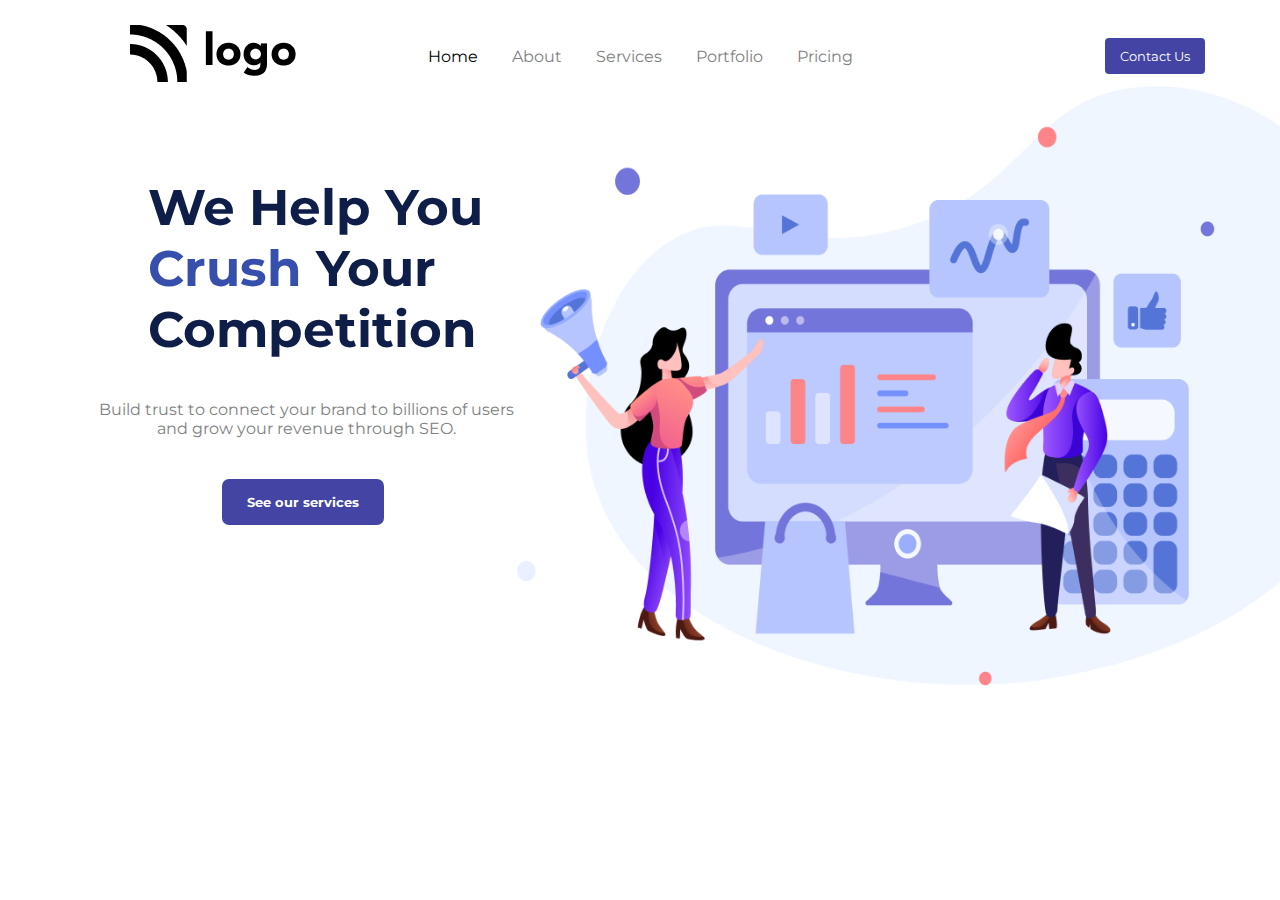
<file: Html and Css Assignments/live-class-project-04-master/index.html>
<!DOCTYPE html>
<html lang="en">
  <head>
    <meta charset="UTF-8" />
    <meta http-equiv="X-UA-Compatible" content="IE=edge" />
    <meta name="viewport" content="width=device-width, initial-scale=1.0" />
    <!-- stylesheet -->
    <link rel="stylesheet" href="style.css" />
    <!-- Font -->
    <link rel="preconnect" href="https://fonts.googleapis.com" />
    <link rel="preconnect" href="https://fonts.gstatic.com" crossorigin />
    <link
      href="https://fonts.googleapis.com/css2?family=Poppins:wght@200;300;400;500;600;700;800&display=swap"
      rel="stylesheet"
    />
    <link rel="stylesheet" href="style.css" />
    <title>Project-04</title>
  </head>
  <body>
    <div class="container">
      <section aria-label="navbar">
        <nav class="navbar-container">
          <div>
            <img src="./assets/Logo.png" class="logo-img" alt="brand-logo" />
          </div>
          <div class="grow-list">
            <ul class="list">
              <li class="list-item active">Home</li>
              <li class="list-item">About</li>
              <li class="list-item">Services</li>
              <li class="list-item">Portfolio</li>
              <li class="list-item">Pricing</li>
            </ul>
          </div>
          <div class="button-group">
            <button class="nav-button">Contact Us</button>
          </div>
        </nav>
      </section>
      <!-- Banner -->
      <section aria-label="banner">
        <div class="banner-container">
          <!-- Left text -->
          <div class="left-container">
            <h1 class="heading-text">
              We Help You <br /><span>Crush</span> Your <br />Competition
            </h1>
            <p class="description">
              Build trust to connect your brand to billions of users <br />and
              grow your revenue through SEO.
            </p>
            <button class="nav-button btn">See our services</button>
          </div>
          <!-- Right Text -->
          <div class="right-container">
            <img
              src="./assets/Header Illustration.png"
              alt="illustration"
              class="right-img"
            />
          </div>
        </div>
      </section>
    </div>
  </body>
</html>
</file>
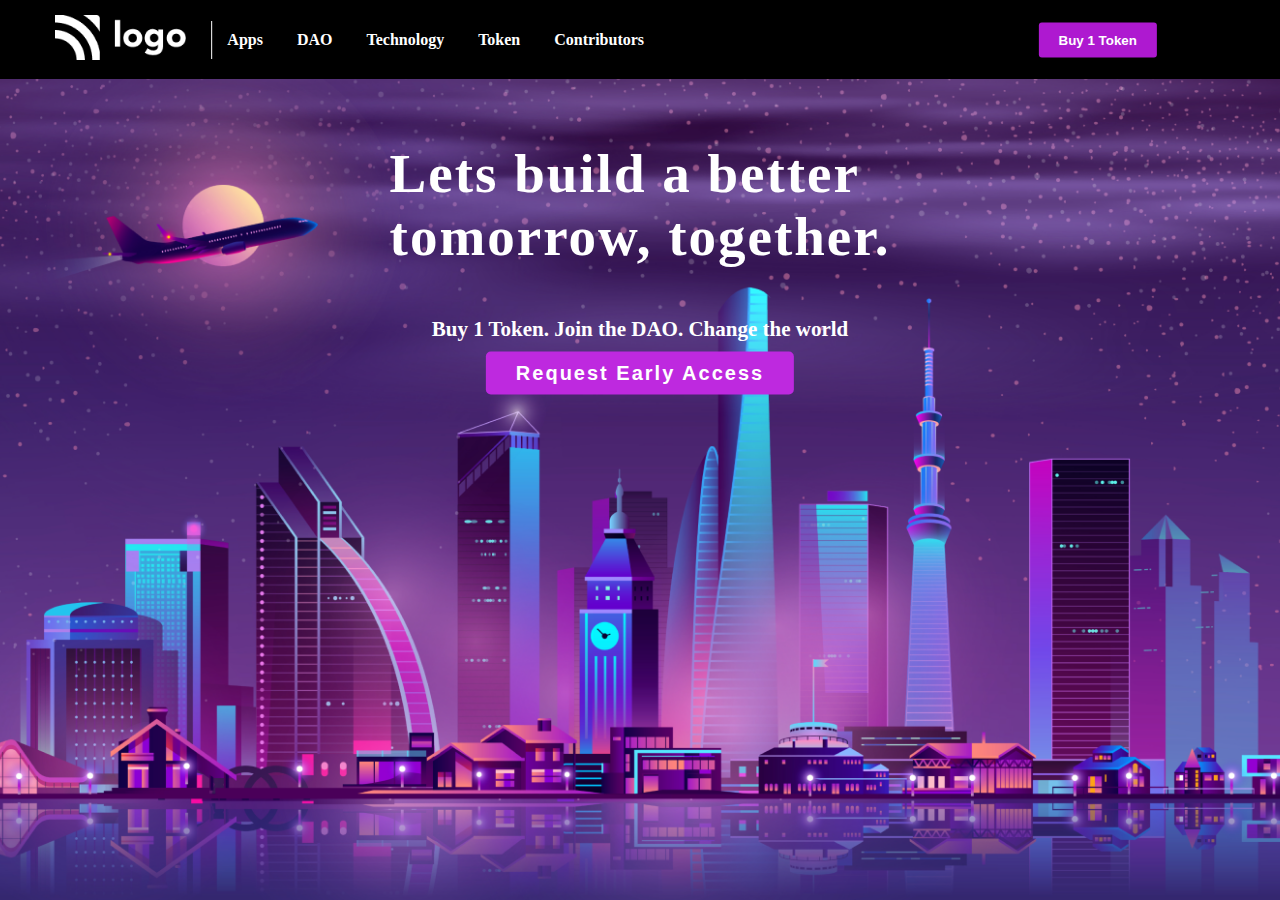
<file: Html and Css Assignments/live-class-project-05-master/index.html>
<!DOCTYPE html>
<html lang="en">
  <head>
    <meta charset="UTF-8" />
    <meta http-equiv="X-UA-Compatible" content="IE=edge" />
    <meta name="viewport" content="width=device-width, initial-scale=1.0" />
    <link rel="stylesheet" href="style.css" />
    <link rel="preconnect" href="https://fonts.googleapis.com" />
    <link rel="preconnect" href="https://fonts.gstatic.com" crossorigin />
    <link
      href="https://fonts.googleapis.com/css2?family=Poppins:wght@200;300;400;500;600;700;800&display=swap"
      rel="stylesheet"
    />
    <link rel="preconnect" href="https://fonts.googleapis.com" />
    <link rel="preconnect" href="https://fonts.gstatic.com" crossorigin />
    <link
      href="https://fonts.googleapis.com/css2?family=Montserrat:wght@600;700;800&display=swap"
      rel="stylesheet"
    />

    <title>Document</title>
  </head>
  <body>
    <div class="container">
      <section aria-label="navbar">
        <nav class="navbar">
          <div>
            <img src="./assets/white-logo.png" alt="logo" class="logo" />
          </div>
          <div class="line"></div>
          <div class="grow-list">
            <ul class="list">
              <li class="list-item">Apps</li>
              <li class="list-item">DAO</li>
              <li class="list-item">Technology</li>
              <li class="list-item">Token</li>
              <li class="list-item">Contributors</li>
            </ul>
          </div>
          <div>
            <button class="button-small">Buy 1 Token</button>
          </div>
        </nav>
      </section>
      <!-- Hero Section -->
      <section aria-label="hero">
        <div class="hero">
          <h1 class="hero-heading">
            Lets build a better<br />tomorrow, together.
          </h1>
          <p class="hero-description">
            Buy 1 Token. Join the DAO. Change the world
          </p>
          <button class="button-large">Request Early Access</button>
        </div>
      </section>
    </div>
  </body>
</html>
</file>
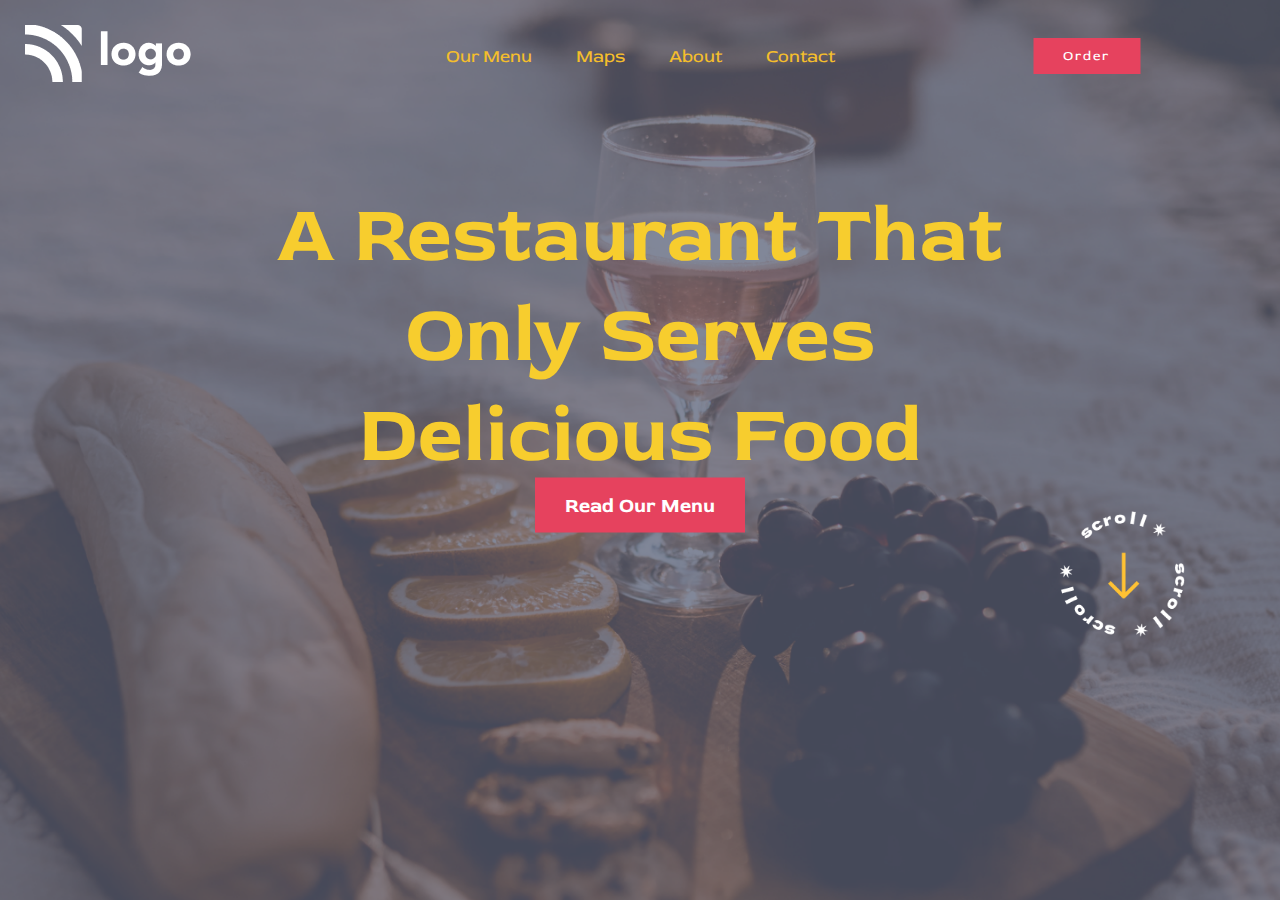
<file: Html and Css Assignments/live-class-project02-master/index.html>
<!DOCTYPE html>
<html lang="en">
  <head>
    <meta charset="UTF-8" />
    <meta http-equiv="X-UA-Compatible" content="IE=edge" />
    <meta name="viewport" content="width=device-width, initial-scale=1.0" />
    <link rel="stylesheet" href="style.css" />
    <!-- Red Rose Font -->
    <link rel="preconnect" href="https://fonts.googleapis.com" />
    <link rel="preconnect" href="https://fonts.gstatic.com" crossorigin />
    <link
      href="https://fonts.googleapis.com/css2?family=Red+Rose:wght@300;400;500;600;700&display=swap"
      rel="stylesheet"
    />
    <!-- Dela Font -->
    <link rel="preconnect" href="https://fonts.googleapis.com" />
    <link rel="preconnect" href="https://fonts.gstatic.com" crossorigin />
    <link
      href="https://fonts.googleapis.com/css2?family=Dela+Gothic+One&display=swap"
      rel="stylesheet"
    />
    <title>Project-02</title>
  </head>
  <body>
    <div class="container">
      <section aria-label="navbar">
        <nav class="navbar">
          <div>
            <img src="./assets/white-logo.png" alt="logo" class="logo" />
          </div>
          <div>
            <ul class="list">
              <li class="list-item">Our Menu</li>
              <li class="list-item">Maps</li>
              <li class="list-item">About</li>
              <li class="list-item">Contact</li>
            </ul>
          </div>
          <div class="nav-button">
            <button class="button-small">Order</button>
          </div>
        </nav>
      </section>
      <!-- Hero Section -->
      <section aria-label="hero">
        <div class="hero">
          <h1 class="hero-heading">
            A Restaurant That<br />
            Only Serves<br />
            Delicious Food
          </h1>
        </div>
      </section>
      <!-- footer -->
      <section class="footer">
        <div class="footer-container">
          <button class="button-large">Read Our Menu</button>
          <div class="bottom">
            <img
              src="./assets/scrool.png"
              alt="bottom-logo"
              class="footer-img"
            />
          </div>
        </div>
      </section>
    </div>
  </body>
</html>
</file>
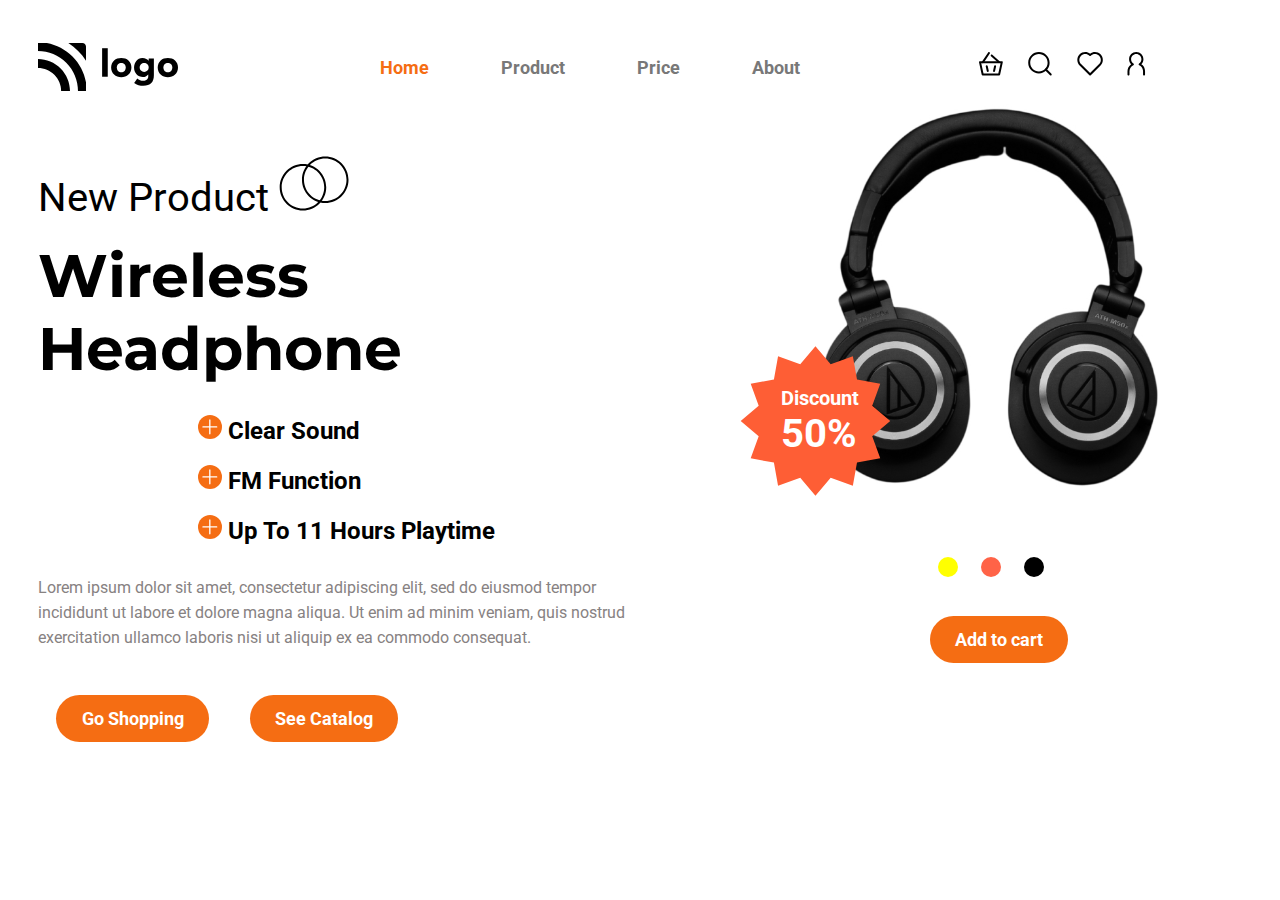
<file: Html and Css Assignments/live-class-project07-master/index.html>
<!DOCTYPE html>
<html lang="en">
  <head>
    <meta charset="UTF-8" />
    <meta http-equiv="X-UA-Compatible" content="IE=edge" />
    <meta name="viewport" content="width=device-width, initial-scale=1.0" />
    <link rel="stylesheet" href="css/index.css" />
    <link rel="preconnect" href="https://fonts.googleapis.com" />
    <link rel="preconnect" href="https://fonts.gstatic.com" crossorigin />
    <link
      href="https://fonts.googleapis.com/css2?family=Fredoka+One&family=Poppins&display=swap"
      rel="stylesheet"
    />
    <link rel="stylesheet" href="https://cdnjs.cloudflare.com/ajax/libs/font-awesome/6.1.2/css/all.min.css" integrity="sha512-1sCRPdkRXhBV2PBLUdRb4tMg1w2YPf37qatUFeS7zlBy7jJI8Lf4VHwWfZZfpXtYSLy85pkm9GaYVYMfw5BC1A==" crossorigin="anonymous" referrerpolicy="no-referrer" />
    <title>Product Home Page</title>
  </head>
  <body>
    <nav>
      <img src="./images/logo.svg" alt="logo" class="logo" />
      <div class="nav-items">
        <h5 class="nav-item active-item">Home</h5>
        <h5 class="nav-item">Product</h5>
        <h5 class="nav-item">Price</h5>
        <h5 class="nav-item">About</h5>
      </div>
      <div class="actions">
        <img src="./images/actions.svg" alt="actions" />
      </div>
      <i class="fa-solid fa-bars"></i>
    </nav>

    <div class="intro-section">
      <div class="left-section">
        <h3>
          New Product
          <img src="./images/circles.svg" alt="circles" />
        </h3>
        <h1>Wireless Headphone</h1>
        <div class="sub-headlines">
          <h5 class="sub-headline">
            <img src="./images/plus.svg" alt="plus" /> Clear Sound
          </h5>
          <h5 class="sub-headline">
            <img src="./images/plus.svg" alt="plus" class="plus" /> FM Function
          </h5>
          <h5 class="sub-headline">
            <img src="./images/plus.svg" alt="plus" /> Up To 11 Hours Playtime
          </h5>
        </div>
        <p class="text">
          Lorem ipsum dolor sit amet, consectetur adipiscing elit, sed do
          eiusmod tempor incididunt ut labore et dolore magna aliqua. Ut enim ad
          minim veniam, quis nostrud exercitation ullamco laboris nisi ut
          aliquip ex ea commodo consequat.
        </p>
        <div class="action-btns">
          <button class="action-btn">Go Shopping</button>
          <button class="action-btn">See Catalog</button>
        </div>
      </div>
      <div class="right-section">
        <div class="headphone-div">
          <div>
            <img src="./images/discount.svg" alt="discount" class="discount" />
          </div>
          <div class="discount-content">
            <h4>Discount</h4>
            <h1>50%</h1>
          </div>
          <img
            src="./images/headphones.jpg"
            alt="headphone"
            class="headphone"
          />
        </div>
        <div class="dots">
          <div class="dot yellow-dot"></div>
          <div class="dot tomato-dot"></div>
          <div class="dot black-dot"></div>
        </div>
        <button class="action-btn">Add to cart</button>
      </div>
    </div>
  </body>
</html>
</file>
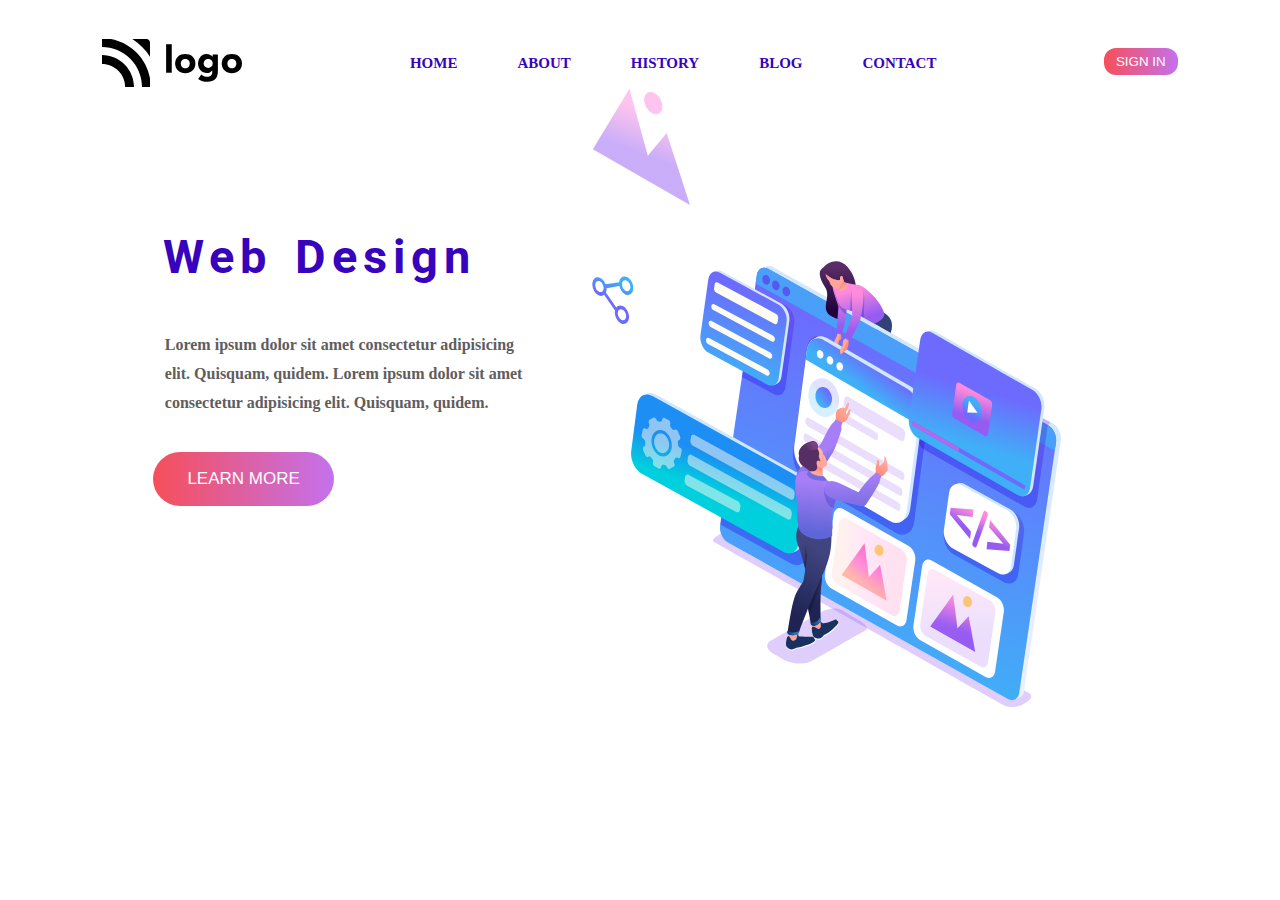
<file: Html and Css Assignments/live-class-project08-master/index.html>
<!DOCTYPE html>
<html lang="en">
  <head>
    <meta charset="UTF-8" />
    <meta http-equiv="X-UA-Compatible" content="IE=edge" />
    <meta name="viewport" content="width=device-width, initial-scale=1.0" />
    <link rel="stylesheet" href="css/index.css" />
    <link rel="preconnect" href="https://fonts.googleapis.com" />
    <link rel="preconnect" href="https://fonts.gstatic.com" crossorigin />
    <link
      href="https://fonts.googleapis.com/css2?family=Roboto&display=swap"
      rel="stylesheet"
    />
    <link rel="stylesheet" href="https://cdnjs.cloudflare.com/ajax/libs/font-awesome/6.1.2/css/all.min.css" integrity="sha512-1sCRPdkRXhBV2PBLUdRb4tMg1w2YPf37qatUFeS7zlBy7jJI8Lf4VHwWfZZfpXtYSLy85pkm9GaYVYMfw5BC1A==" crossorigin="anonymous" referrerpolicy="no-referrer" />
    <title>Design Landing Page</title>
  </head>
  <body>
    <div class="main-div">
      <nav>
        <img src="./images/logo.svg" alt="logo" />
        <div class="nav-items">
          <h5 class="nav-item">HOME</h5>
          <h5 class="nav-item">ABOUT</h5>
          <h5 class="nav-item">HISTORY</h5>
          <h5 class="nav-item">BLOG</h5>
          <h5 class="nav-item">CONTACT</h5>
        </div>
        <button class="signin-btn">SIGN IN</button>
        <i class="fa-solid fa-bars fa-2x"></i>
      </nav>
      <div class="intro-section">
        <div class="left-section">
          <h1>Web Design</h1>
          <h4>
            Lorem ipsum dolor sit amet consectetur adipisicing elit. Quisquam,
            quidem. Lorem ipsum dolor sit amet consectetur adipisicing elit.
            Quisquam, quidem.
          </h4>
          <button class="learn-more-btn">LEARN MORE</button>
        </div>
        <div class="imgs-div">
          <div class="img-container">
            <img
              src="./images/vector.svg"
              alt="vector-img"
              class="vector-img"
            />
            <img
              src="./images/vector-dot.svg"
              alt="vector-dot"
              class="vector-dot"
            />
            <img
              src="./images/intro-img.svg"
              alt="intro-img"
              class="main-img"
            />
          </div>
        </div>
      </div>
    </div>
  </body>
</html>
</file>
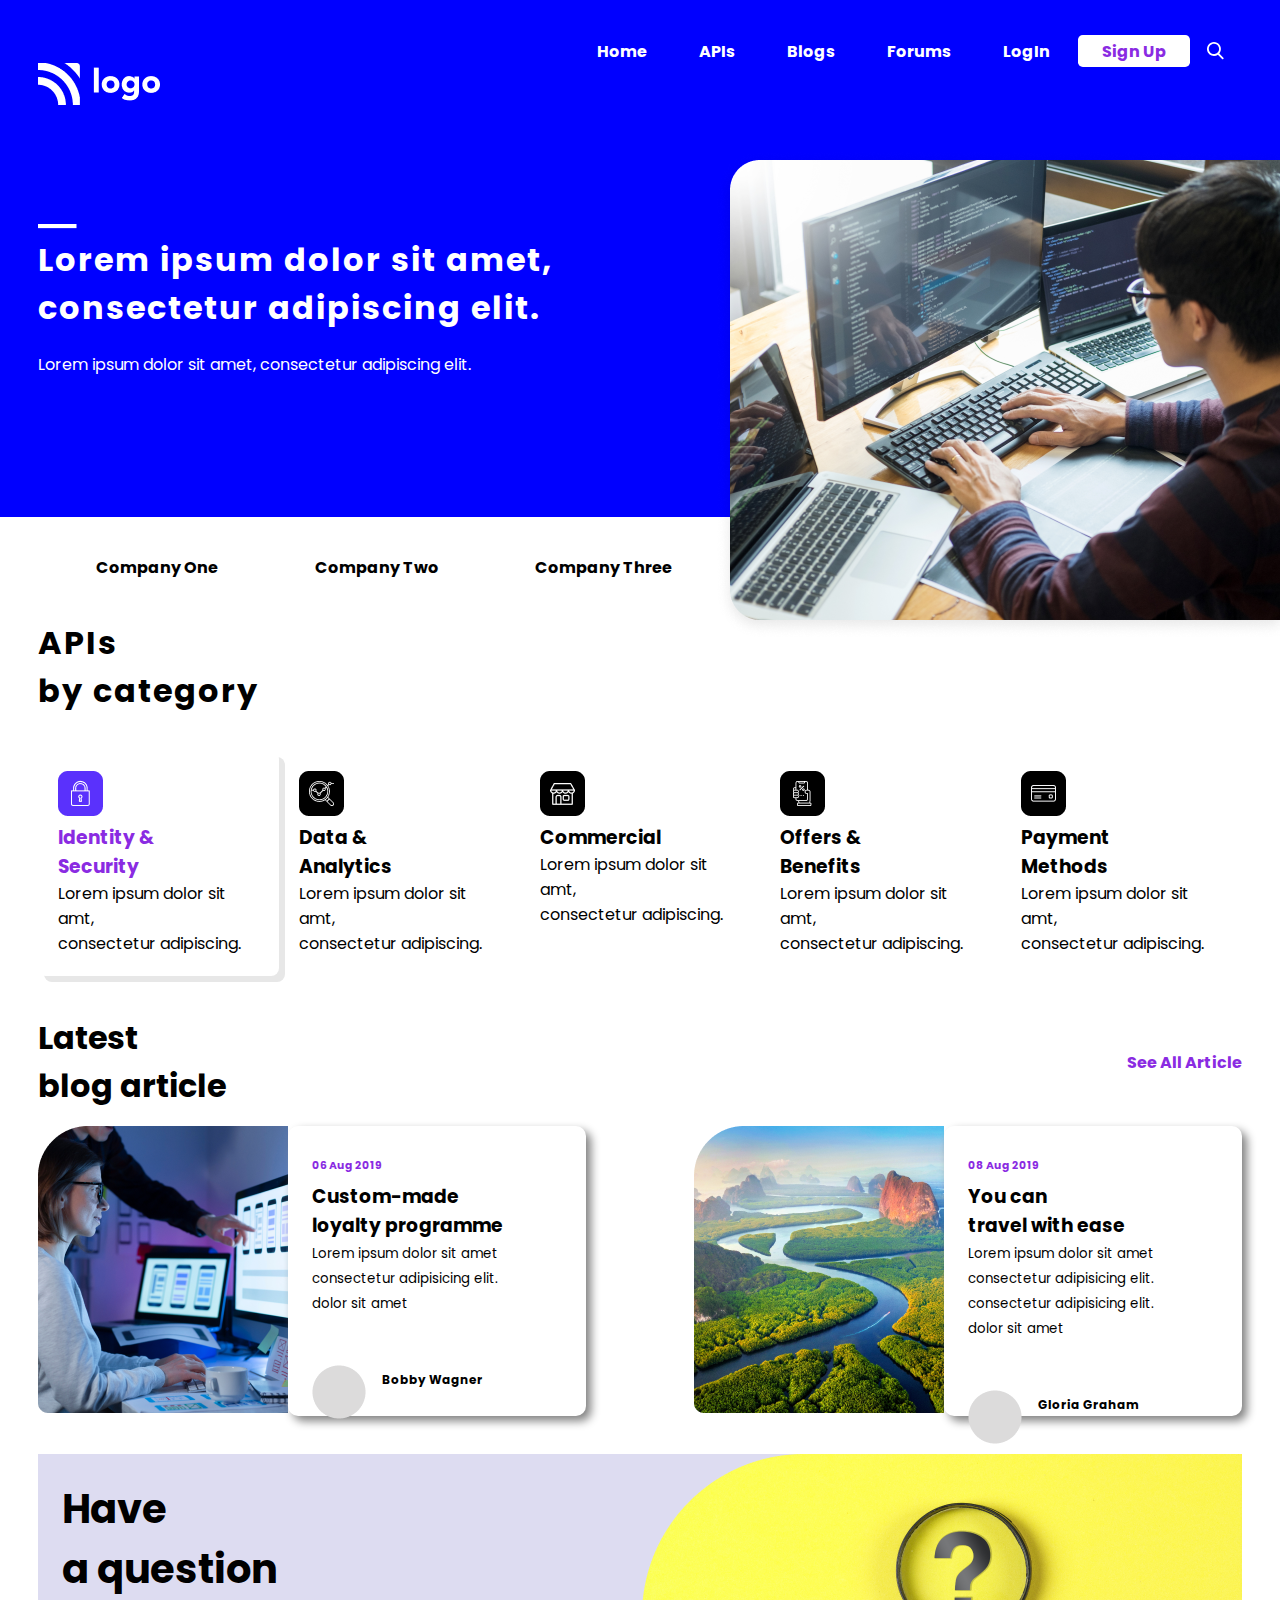
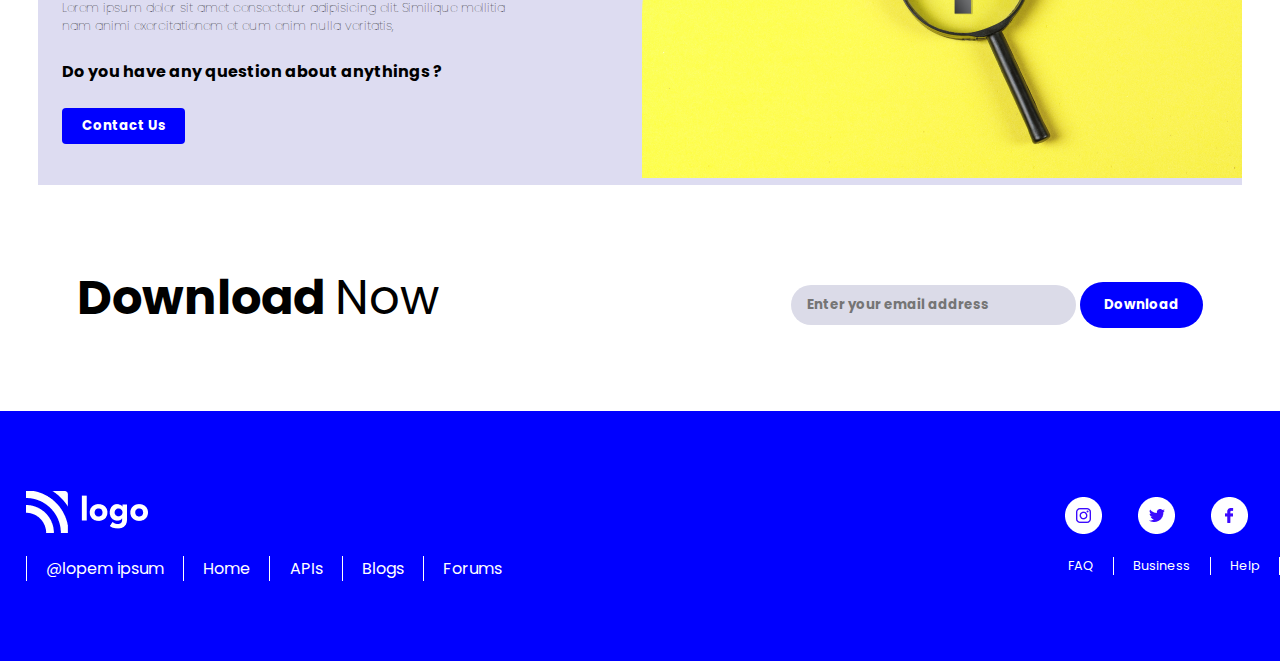
<file: Html and Css Assignments/live-class-project09-master/index.html>
<!DOCTYPE html>
<html lang="en">
  <head>
    <meta charset="UTF-8" />
    <meta http-equiv="X-UA-Compatible" content="IE=edge" />
    <meta name="viewport" content="width=device-width, initial-scale=1.0" />
    <title>Developer Landing Page</title>
    <link rel="stylesheet" href="style.css" />
    <link rel="stylesheet" href="https://cdnjs.cloudflare.com/ajax/libs/font-awesome/6.1.2/css/all.min.css" integrity="sha512-1sCRPdkRXhBV2PBLUdRb4tMg1w2YPf37qatUFeS7zlBy7jJI8Lf4VHwWfZZfpXtYSLy85pkm9GaYVYMfw5BC1A==" crossorigin="anonymous" referrerpolicy="no-referrer" />
  </head>
  <body>
    <!-- Header Starts -->
    <header>
      <!-- Navigation Bar Starts -->
      <nav>
        <!-- Navigation items Starts -->
        <div>
          <a class="nav-item">Home</a>
          <a class="nav-item">APIs</a>
          <a class="nav-item">Blogs</a>
          <a class="nav-item">Forums</a>
          <a class="nav-item">LogIn</a>
          <a class="nav-item active">Sign Up</a>
        </div>
        <i class="fa-solid fa-bars fa-2x"></i>
        <svg
          class="nav-item-img"
          width="13"
          height="13"
          viewBox="0 0 13 13"
          fill="none"
          xmlns="http://www.w3.org/2000/svg"
        >
          <path
            fill-rule="evenodd"
            clip-rule="evenodd"
            d="M8.85903 8.24401L11.816 11.321L11.815 11.322C11.991 11.4877 12.0614 11.7369 11.9982 11.9703C11.9349 12.2036 11.7483 12.3831 11.5127 12.4372C11.2771 12.4914 11.0308 12.4113 10.872 12.229L7.89103 9.12901C7.04998 9.72236 6.04531 10.0397 5.01603 10.037C2.66419 10.0372 0.627975 8.40344 0.118589 6.10743C-0.390797 3.81142 0.763438 1.46979 2.89472 0.475412C5.02599 -0.518963 7.56198 0.100953 8.99418 1.96641C10.4264 3.83187 10.3702 6.44192 8.85903 8.24401ZM8.44412 3.59725C7.86941 2.21135 6.51636 1.3082 5.01603 1.30901C2.9693 1.31231 1.31123 2.97128 1.30903 5.01801C1.30903 6.51834 2.21291 7.8709 3.59912 8.44487C4.98532 9.01883 6.58078 8.70114 7.64139 7.63996C8.702 6.57878 9.01883 4.98314 8.44412 3.59725Z"
            fill="white"
          />
        </svg>
      </nav>
      

      <!-- LOGO -->
      <div class="logo-img">
        <img class="logo" src="./images/Logo.png" />
      </div>

      <!-- Text -->
      <div class="header-content">
        <div class="header-text">
          <img src="./images/Rectangle_12.png" />
          <h2>
            Lorem ipsum dolor sit amet, <br />consectetur adipiscing elit.
          </h2>
          <p>Lorem ipsum dolor sit amet, consectetur adipiscing elit.</p>
        </div>

        <!-- Image -->
        <div class="header-img-container">
          <img class="header-image" src="./images/IMAGE HERE.png" />
        </div>
      </div>
    </header>
    <!-- Companies -->
    <div class="companies">
      <a href="#" class="company-items">Company One</a>
      <a href="#" class="company-items">Company Two</a>
      <a href="#" class="company-items">Company Three</a>
    </div>

    <!-- API Section -->
    <div class="api">
      <h1 class="api-heading">
        APIs <br />
        by category
      </h1>
      <!-- Cards -->
      <div class="cards">
        <!-- Card 01 -->
        <div class="card card-active">
          <img class="card-logo" src="./images/Group 97.png" />
          <h3 class="card-head-active">
            Identity & <br />
            Security
          </h3>
          <p class="card-body">
            Lorem ipsum dolor sit amt, <br />
            consectetur adipiscing.
          </p>
        </div>
        <!-- Card 02 -->
        <div class="card">
          <img class="card-logo" src="./images/Group 98.png" />
          <h3 class="card-head">
            Data & <br />
            Analytics
          </h3>
          <p class="card-body">
            Lorem ipsum dolor sit amt, <br />
            consectetur adipiscing.
          </p>
        </div>
        <!-- Card 03 -->
        <div class="card">
          <img class="card-logo" src="./images/Group 99.png" />
          <h3 class="card-head">Commercial</h3>
          <p class="card-body">
            Lorem ipsum dolor sit amt, <br />
            consectetur adipiscing.
          </p>
        </div>
        <!-- Card 04 -->
        <div class="card">
          <img class="card-logo" src="./images/Group 100.png" />
          <h3 class="card-head">
            Offers & <br />
            Benefits
          </h3>
          <p class="card-body">
            Lorem ipsum dolor sit amt, <br />
            consectetur adipiscing.
          </p>
        </div>
        <!-- Card 05 -->
        <div class="card">
          <img class="card-logo" src="./images/Group 101.png" />
          <h3 class="card-head">
            Payment <br />
            Methods
          </h3>
          <p class="card-body">
            Lorem ipsum dolor sit amt, <br />
            consectetur adipiscing.
          </p>
        </div>
      </div>
    </div>

    <!-- Blog section -->

    <div class="blog-heading">
      <h1>
        Latest <br />
        blog article
      </h1>
      <h4>See All Article</h4>
    </div>
    <!-- Blogs -->
    <div class="blog-cards">
      <!-- Blog card 01 -->
      <div class="blog-card">
        <div class="blog-image">
          <img src="./images/Rectangle.png" alt="" />
        </div>
        <div class="card-content">
          <div class="blog-content">
            <h6>06 Aug 2019</h6>
            <h3>
              Custom-made <br />
              loyalty programme
            </h3>
            <small
              >Lorem ipsum dolor sit amet <br />consectetur adipisicing elit.
              <br />
               dolor sit
              amet</small
            >
          </div>
          <div class="bottom-container">
            <div class="blog-bottom">
              <img
                class="blog-card-bottom-image"
                src="./images/IMAGE HERE (2).png"
                alt=""
              />
            </div>
            <div class="blog-author">
              <b class="blog-author">Bobby Wagner</b>
            </div>
          </div>
        </div>
      </div>

      <!-- Blog card 02 -->

      <div class="blog-card">
        <div class="blog-image">
          <img src="./images/Rectangle Copy.png" alt="" />
        </div>
        <div class="card-content">
          <div class="blog-content">
            <h6>08 Aug 2019</h6>
            <h3>
              You can <br />
              travel with ease
            </h3>
            <small
              >Lorem ipsum dolor sit amet <br />consectetur adipisicing elit.
              <br />
              consectetur adipisicing elit. <br />dolor sit
              amet</small
            >
          </div>
          <div class="bottom-container">
            <div class="blog-bottom">
              <img
                class="blog-card-bottom-image"
                src="./images/IMAGE HERE (2).png"
                alt=""
              />
            </div>
            <div class="blog-author">
              <b class="blog-author">Gloria Graham</b>
            </div>
          </div>
        </div>
      </div>
    </div>

    <!-- FAQ SECTION -->
    <div class="faq-section">
      <div class="faq-content">
        <h2>
          Have <br />
          a question
        </h2>
        <h4 class="description">
          Lorem ipsum dolor sit amet consectetur adipisicing elit. Similique
          mollitia <br />nam animi exercitationem et eum enim nulla veritatis,
        </h4>
        <h4>Do you have any question about anythings ?</h4>

        <button>Contact Us</button>
      </div>
      <div class="faq-image">
        <img src="./images/Rectangle_38-2 (1).png" alt="" class="rect-image"/>
      </div>
    </div>

    <!-- Download -->
    <div class="download-section">
      <div class="download-content">
        <h1>Download <span> Now</span></h1>
      </div>
      <div class="download-email">
        <form>
          <input placeholder="Enter your email address" />
          <button>Download</button>
        </form>
      </div>
    </div>

    <!-- Footer -->
    <div class="footer-section">
      <div class="footer-left">
        <img class="footer-logo" src="./images/Logo.png" alt="" />
        <ul class="list">
          <li class="list-items">@lopem ipsum</li>
          <li class="list-items">Home</li>
          <li class="list-items">APIs</li>
          <li class="list-items">Blogs</li>
          <li class="list-items">Forums</li>
        </ul>
      </div>

      <div class="footer-right">
        <div class="footer-right">
          <img class="footer-logos" src="./images/Group 102.png" alt="" />
          <img class="footer-logos" src="./images/Group 103.png" alt="" />
          <img class="footer-logos" src="./images/Group 104.png" alt="" />
        </div>
        <ul class="logos-list">
          <li class="list-items">FAQ</li>
          <li class="list-items">Business</li>
          <li class="list-items">Help</li>
        </ul>
      </div>
    </div>
  </body>
</html>
</file>
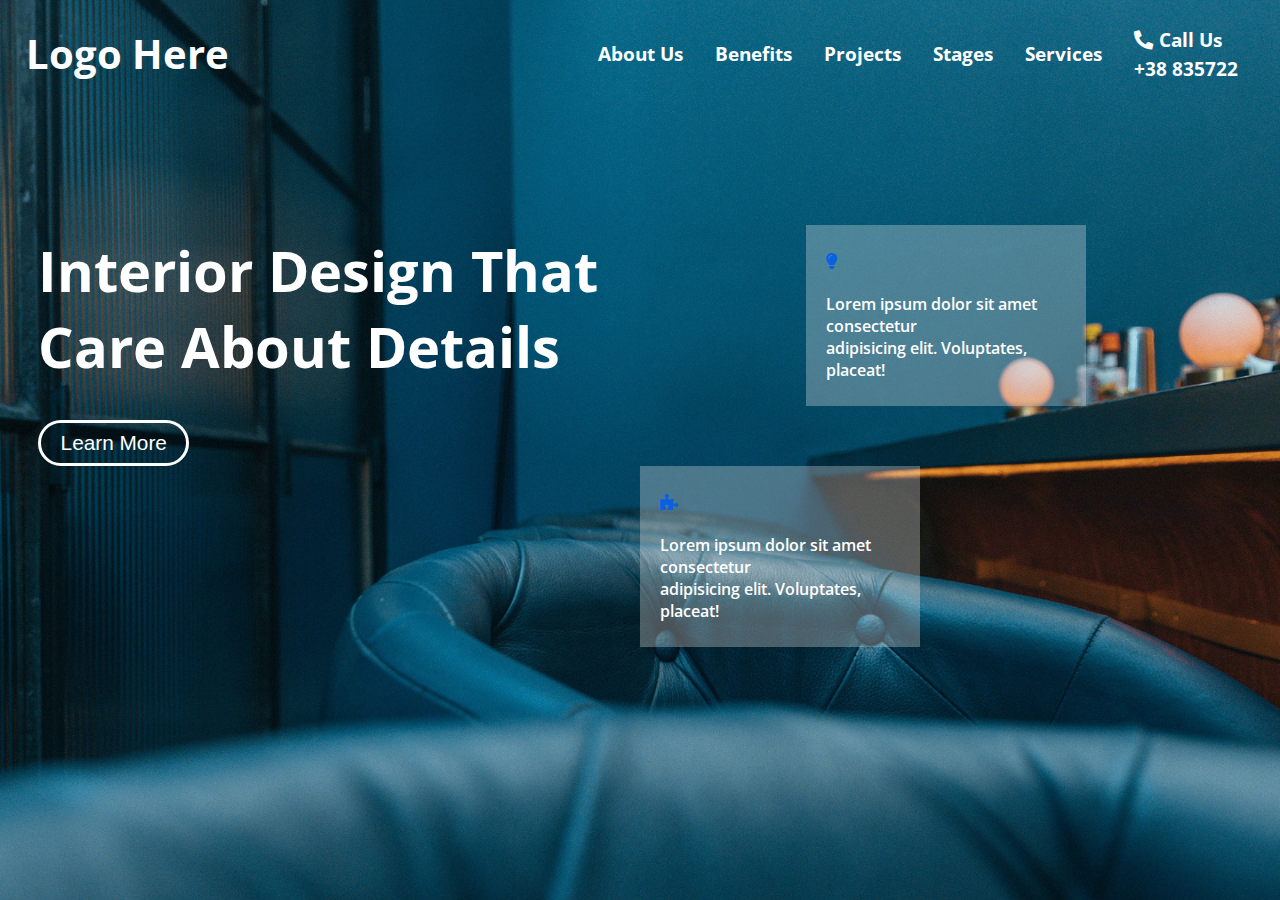
<file: Html and Css Assignments/live-class-project10-master/index.html>
<!DOCTYPE html>
<html lang="en">
<head>
    <meta charset="UTF-8">
    <meta http-equiv="X-UA-Compatible" content="IE=edge">
    <meta name="viewport" content="width=device-width, initial-scale=1.0">
    <link rel="stylesheet" href="index.css">
    <link rel="stylesheet" href="https://cdnjs.cloudflare.com/ajax/libs/font-awesome/5.15.4/css/all.min.css" integrity="sha512-1ycn6IcaQQ40/MKBW2W4Rhis/DbILU74C1vSrLJxCq57o941Ym01SwNsOMqvEBFlcgUa6xLiPY/NS5R+E6ztJQ==" crossorigin="anonymous" referrerpolicy="no-referrer" />
    <link rel="stylesheet" href="https://cdnjs.cloudflare.com/ajax/libs/font-awesome/6.1.2/css/all.min.css" integrity="sha512-1sCRPdkRXhBV2PBLUdRb4tMg1w2YPf37qatUFeS7zlBy7jJI8Lf4VHwWfZZfpXtYSLy85pkm9GaYVYMfw5BC1A==" crossorigin="anonymous" referrerpolicy="no-referrer" />
    <title>Interior Design</title>
</head>
<body>
   <!-- navbar -->
   <nav>
     <h1 class="logo">Logo Here</h1>
   
   <ul>
       <li>About Us</li>
       <li>Benefits</li>
       <li>Projects</li>
       <li>Stages</li>
       <li>Services</li>
       <li><i class="fas fa-phone-alt"></i>Call Us<br>+38 835722</li>
   </ul>
  <div class="menu-container"> <i class="fa-solid fa-bars fa-2x"></i></div>
</nav>
<!-- content -->
    <div class="body">
        <h1 class="bold-text">
            Interior Design That <br>Care About Details
        </h1>
        <button class="learn-more">Learn More</button>
        <div class="card card1">
            <div class="icon">
                <i class="fas fa-puzzle-piece"></i>
            </div>
            <div class="text"><p>Lorem ipsum dolor sit amet consectetur <br>adipisicing elit. Voluptates, placeat!</p></div>
        </div>
        <div class="card card2">
            <div class="icon">
                <i class="fas fa-lightbulb"></i>
            </div>
            <div class="text"><p>Lorem ipsum dolor sit amet consectetur <br>adipisicing elit. Voluptates, placeat!</p></div>
        </div>
    </div>
</body>
</html>
</file>
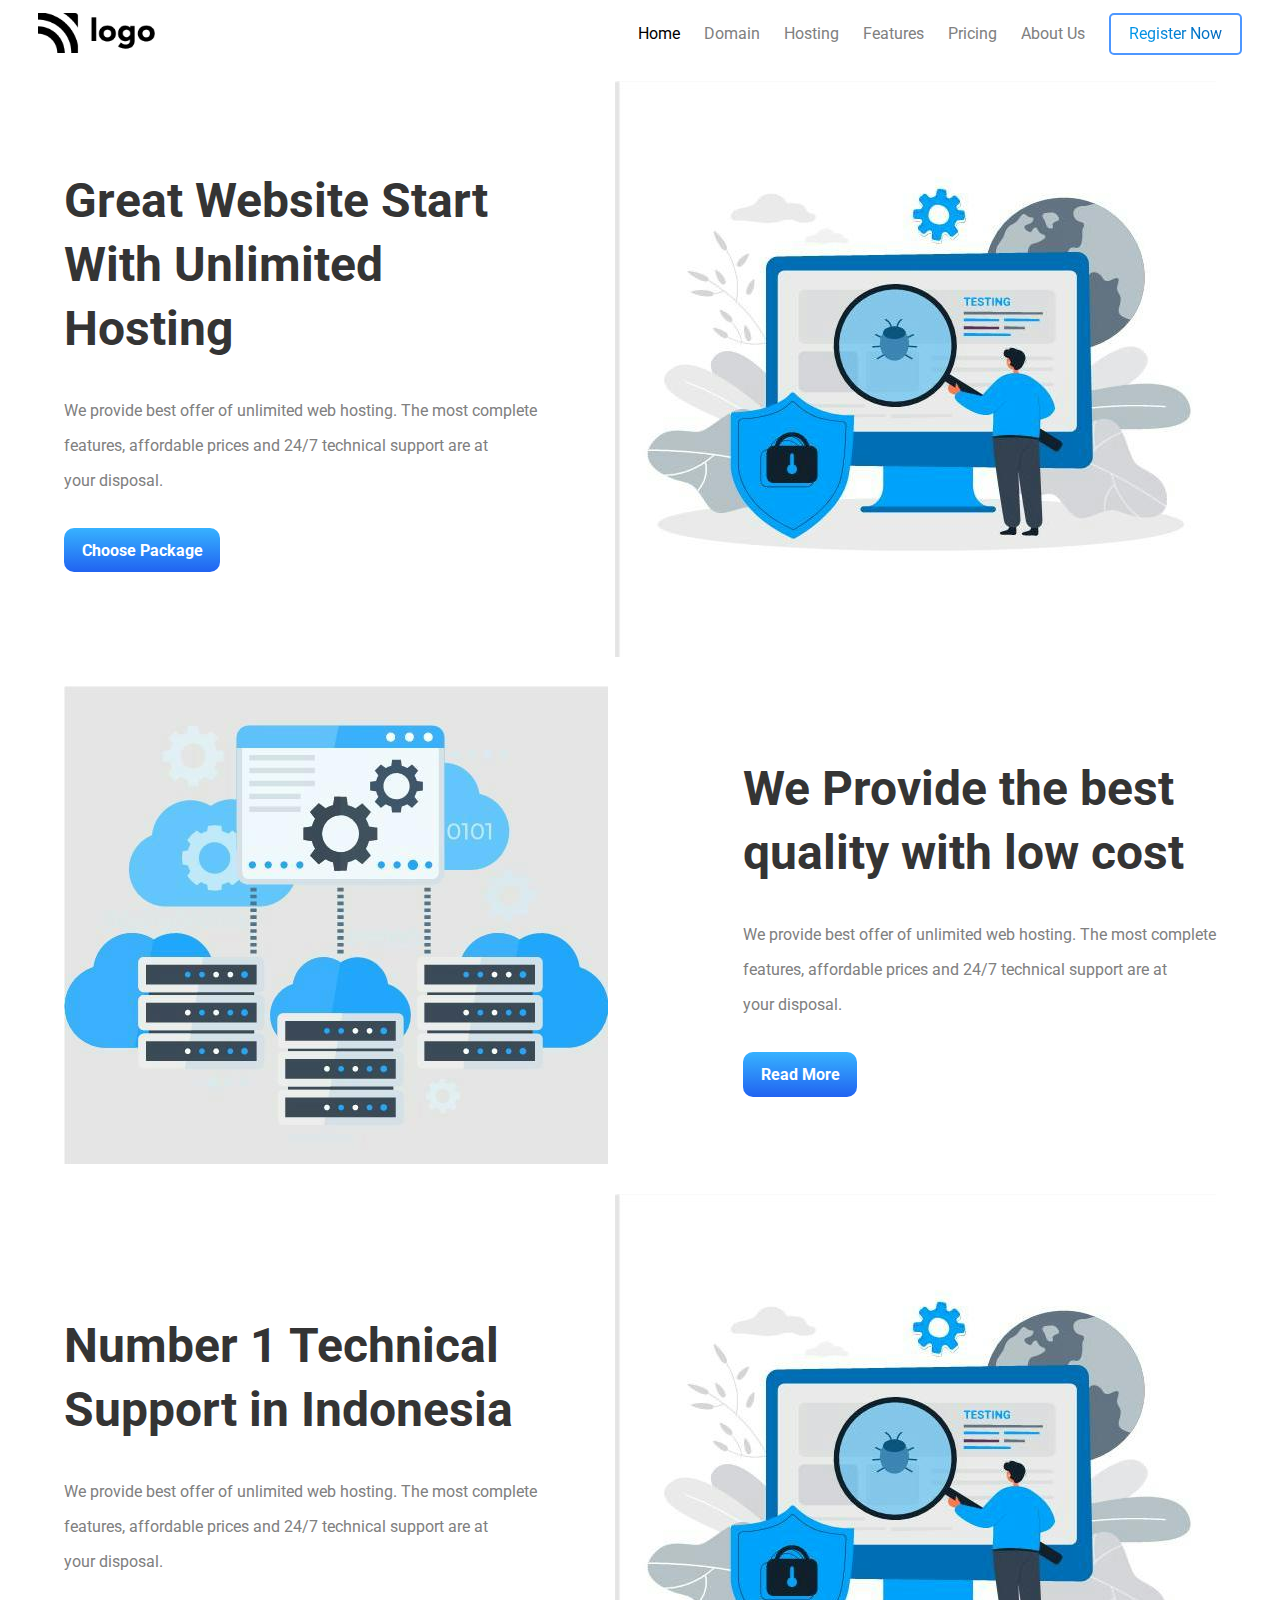
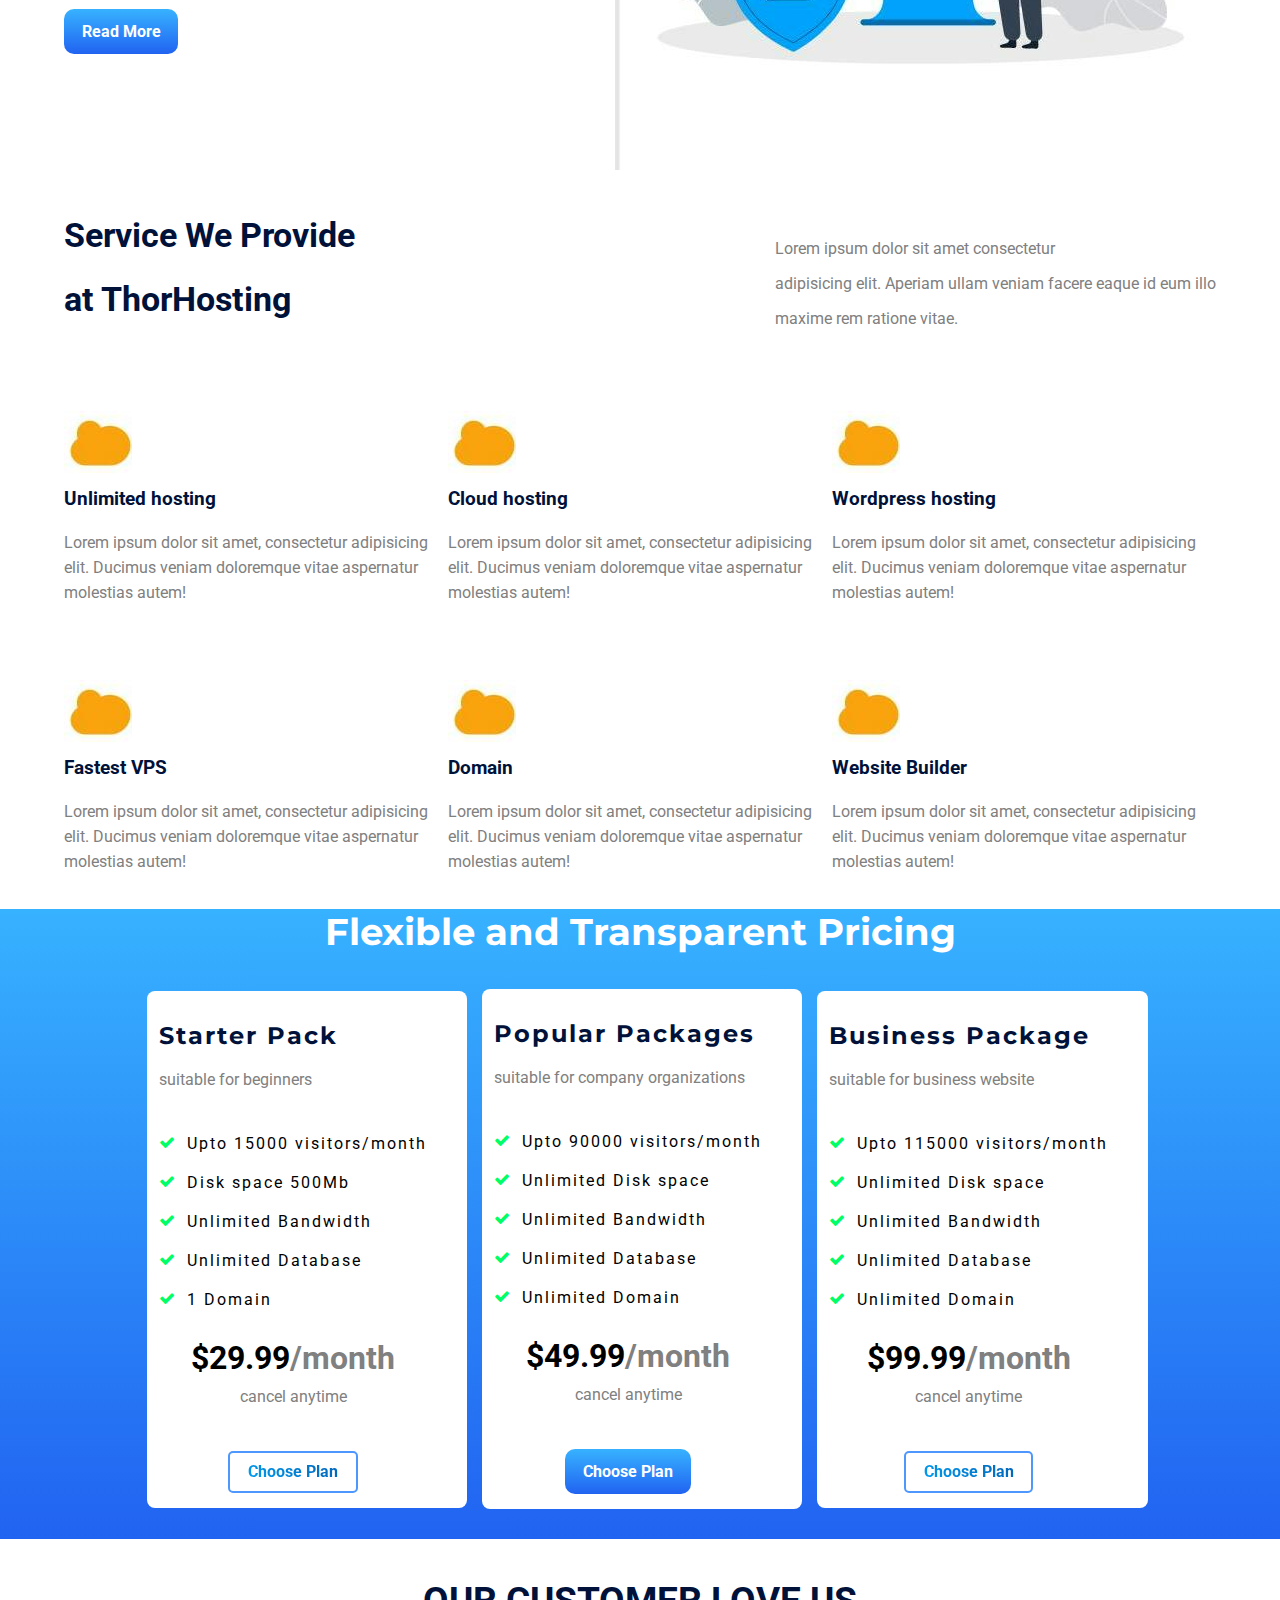
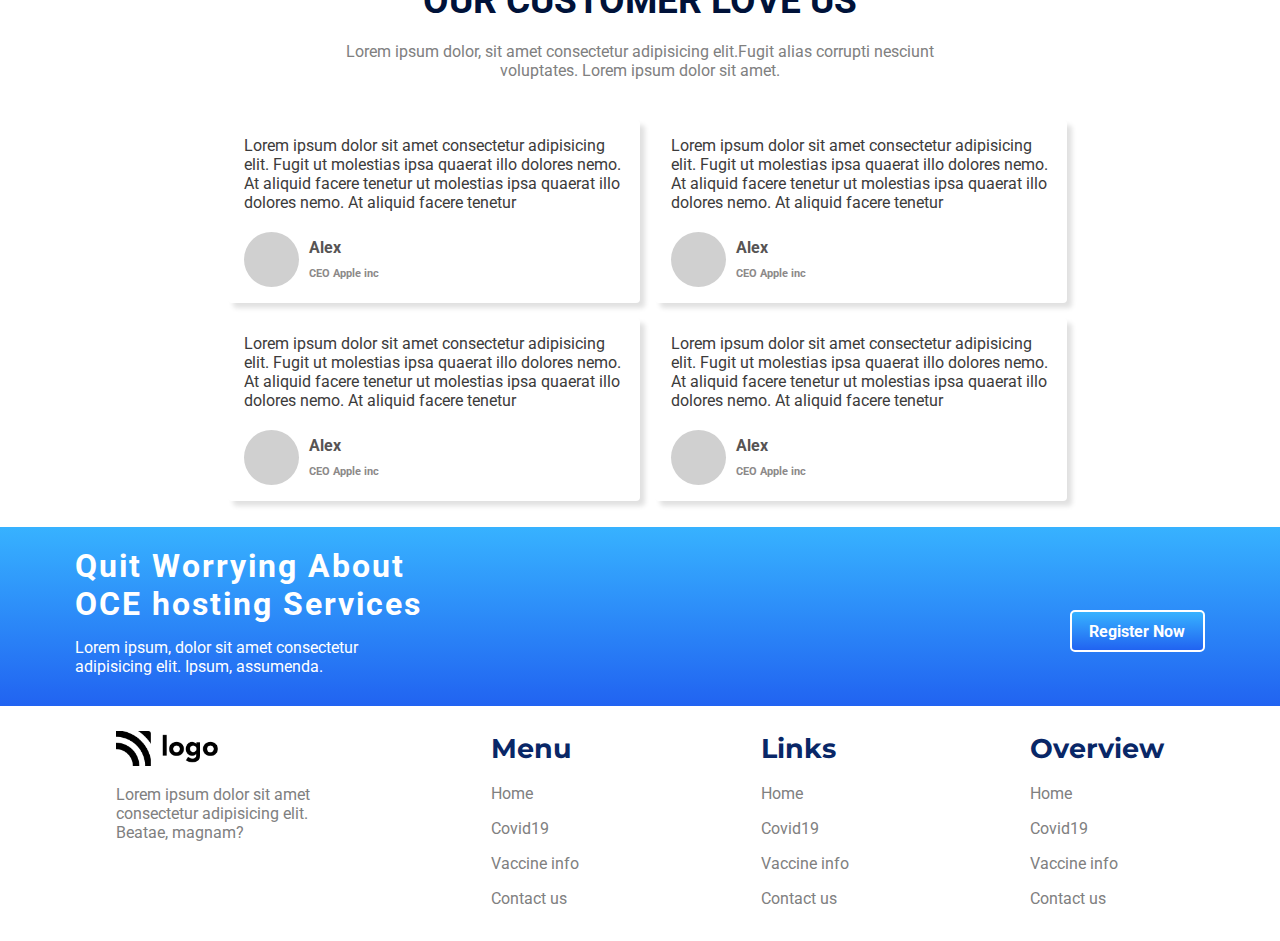
<file: Html and Css Assignments/live-class-project11-main/index.html>
<!DOCTYPE html>
<html lang="en">
  <head>
    <meta charset="UTF-8" />
    <meta http-equiv="X-UA-Compatible" content="IE=edge" />
    <meta name="viewport" content="width=device-width, initial-scale=1.0" />
    <link rel="stylesheet" href="index.css" />
    <link rel="stylesheet" href="https://cdnjs.cloudflare.com/ajax/libs/font-awesome/4.7.0/css/font-awesome.min.css">
    <link rel="stylesheet" href="https://cdnjs.cloudflare.com/ajax/libs/font-awesome/6.1.2/css/all.min.css" integrity="sha512-1sCRPdkRXhBV2PBLUdRb4tMg1w2YPf37qatUFeS7zlBy7jJI8Lf4VHwWfZZfpXtYSLy85pkm9GaYVYMfw5BC1A==" crossorigin="anonymous" referrerpolicy="no-referrer" />
    <title>live-project11</title>
  </head>
  <body>
    <nav>
      <img src="./Assets//Logo.png" alt="logo" class="logo" />
      <ul>
        <li>Home</li>
        <li>Domain</li>
        <li>Hosting</li>
        <li>Features</li>
        <li>Pricing</li>
        <li>About Us</li>
        <li>Register Now</li>
      </ul>
      <div class="menu-container">
        <i class="fa-solid fa-bars fa-2x"></i>
      </div>
    </nav>
    <section class="header">
      <div class="left-header">
        <h1>
          Great Website Start <br />
          With Unlimited<br />
          Hosting
        </h1>
        <p>
          We provide best offer of unlimited web hosting. The most complete<br />
          features, affordable prices and 24/7 technical support are at
          <br />your disposal.
        </p>
        <button>Choose Package</button>
      </div>
      <div class="right-header">
        <img src="./Assets//Hosting+Landing+Page.svg (1).jpg" alt="img" class="right-header-image"/>
      </div>
    </section>

    <section class="quality">
      <div class="quality-left">
        <img src="./Assets/Hosting+Landing+Page.svg.jpg" alt="image" class="quality-img"/>
      </div>
      <div class="quality-right">
        <h1>
          We Provide the best <br />
          quality with low cost
        </h1>
        <p>
          We provide best offer of unlimited web hosting. The most complete<br />
          features, affordable prices and 24/7 technical support are at
          <br />your disposal.
        </p>
        <button>Read More</button>
      </div>
    </section>
    <!-- support -->
    <section class="header">
      <div class="left-header">
        <h1>
          Number 1 Technical<br />
          Support in Indonesia
        </h1>
        <p>
          We provide best offer of unlimited web hosting. The most complete<br />
          features, affordable prices and 24/7 technical support are at
          <br />your disposal.
        </p>
        <button>Read More</button>
      </div>
      <div class="right-header">
        <img src="./Assets/Hosting+Landing+Page.svg (1).jpg" class="testing-img"/>
      </div>
    </section>

    <section class="text-section">
      <div>
        <h1>Service We Provide <br>at ThorHosting</h1>
      </div>
      <div><p>Lorem ipsum dolor sit amet consectetur<br> adipisicing elit. Aperiam ullam veniam facere eaque id eum illo <br>maxime rem ratione vitae.</p></div>
    </section>
    <section class="card-container"> 
        <div class="card">
            <img src="./Assets/cloud icon.jpg" alt="icon"/>
            <h3>Unlimited hosting</h3>
            <p>Lorem ipsum dolor sit amet, consectetur adipisicing elit. Ducimus veniam doloremque vitae aspernatur molestias autem!</p>
        </div>

        <div class="card">
            <img src="./Assets/cloud icon.jpg" alt="icon"/>
            <h3>Cloud hosting</h3>
            <p>Lorem ipsum dolor sit amet, consectetur adipisicing elit. Ducimus veniam doloremque vitae aspernatur molestias autem!</p>
        </div>

        <div class="card">
            <img src="./Assets/cloud icon.jpg" alt="icon"/>
            <h3>Wordpress hosting</h3>
            <p>Lorem ipsum dolor sit amet, consectetur adipisicing elit. Ducimus veniam doloremque vitae aspernatur molestias autem!</p>
        </div>
    </section>
    <section class="card-container"> 
        <div class="card">
            <img src="./Assets/cloud icon.jpg" alt="icon"/>
            <h3>Fastest VPS</h3>
            <p>Lorem ipsum dolor sit amet, consectetur adipisicing elit. Ducimus veniam doloremque vitae aspernatur molestias autem!</p>
        </div>

        <div class="card">
            <img src="./Assets/cloud icon.jpg" alt="icon"/>
            <h3>Domain</h3>
            <p>Lorem ipsum dolor sit amet, consectetur adipisicing elit. Ducimus veniam doloremque vitae aspernatur molestias autem!</p>
        </div>

        <div class="card">
            <img src="./Assets/cloud icon.jpg" alt="icon"/>
            <h3>Website Builder</h3>
            <p>Lorem ipsum dolor sit amet, consectetur adipisicing elit. Ducimus veniam doloremque vitae aspernatur molestias autem!</p>
        </div>
    </section>
    <!-- blue card -->
    
    <section class="blue-card">
        <h1>Flexible and Transparent Pricing</h1>
        <div class="blue-card-item-container">
        <div class="blue-card-item">
            <div class="card-header">
                <h2>Starter Pack</h2>
                <p>suitable for beginners</p>
            </div>
            <div class="card-content-container">
                <div class="card-content">
                    <i class="fa fa-check"></i></i><p>Upto 15000 visitors/month</p>
                </div>
                <div class="card-content">
                    <i class="fa fa-check"></i></i><p>Disk space 500Mb</p>
                </div>
                <div class="card-content">
                    <i class="fa fa-check"></i></i><p>Unlimited Bandwidth</p>
                </div>
                <div class="card-content">
                    <i class="fa fa-check"></i></i><p>Unlimited Database</p>
                </div>
                <div class="card-content">
                    <i class="fa fa-check"></i></i><p>1 Domain</p>
                </div>
            </div>
            <div class="card-footer">
                <h1>$29.99<span>/month</span></h1>
                <p>cancel anytime</p>
                <button class="border-button">Choose Plan</button>
            </div>
        </div>


        <div class="blue-card-item">
            <div class="card-header card-header-premium">
                <h2>Popular Packages</h2>
                <p>suitable for company organizations</p>
            </div>
            <div class="card-content-container">
                <div class="card-content">
                    <i class="fa fa-check"></i></i><p>Upto 90000 visitors/month</p>
                </div>
                <div class="card-content">
                    <i class="fa fa-check"></i></i><p>Unlimited Disk space</p>
                </div>
                <div class="card-content">
                    <i class="fa fa-check"></i></i><p>Unlimited Bandwidth</p>
                </div>
                <div class="card-content">
                    <i class="fa fa-check"></i></i><p>Unlimited Database</p>
                </div>
                <div class="card-content">
                    <i class="fa fa-check"></i></i><p>Unlimited Domain</p>
                </div>
            </div>
            <div class="card-footer">
                <h1>$49.99<span>/month</span></h1>
                <p>cancel anytime</p>
                <button>Choose Plan</button>
            </div>
        </div>


        <div class="blue-card-item">
            <div class="card-header">
                <h2>Business Package</h2>
                <p>suitable for business website</p>
            </div>
            <div class="card-content-container">
                <div class="card-content">
                    <i class="fa fa-check"></i></i><p>Upto 115000 visitors/month</p>
                </div>
                <div class="card-content">
                    <i class="fa fa-check"></i></i><p>Unlimited Disk space</p>
                </div>
                <div class="card-content">
                    <i class="fa fa-check"></i></i><p>Unlimited Bandwidth</p>
                </div>
                <div class="card-content">
                    <i class="fa fa-check"></i></i><p>Unlimited Database</p>
                </div>
                <div class="card-content">
                    <i class="fa fa-check"></i></i><p>Unlimited Domain</p>
                </div>
            </div>
            <div class="card-footer">
                <h1>$99.99<span>/month</span></h1>
                <p>cancel anytime</p>
                <button class="border-button">Choose Plan</button>
            </div>
        </div>
    </div>
    </section>
    <section class="testimonials">
        <div class="title">
            <h1>OUR CUSTOMER LOVE US</h1>
            <p>Lorem ipsum dolor, sit amet consectetur adipisicing elit.Fugit alias corrupti nesciunt <br>voluptates. Lorem ipsum dolor sit amet.</p>
        </div>
        <div class="card-container-bottom">
            <div class="card-bottom">
                <p>Lorem ipsum dolor sit amet consectetur adipisicing elit. Fugit ut molestias ipsa quaerat illo dolores nemo. At aliquid facere tenetur ut molestias ipsa quaerat illo dolores nemo. At aliquid facere tenetur</p>
                <div class="card-content-bottom">
                    <div class="circle"></div>
                    <div class="name-container">
                        <h4 class="name">Alex</h4>
                        <h6>CEO Apple inc</h6>
                    </div>
                </div>
            </div>
            <div class="card-bottom">
                <p>Lorem ipsum dolor sit amet consectetur adipisicing elit. Fugit ut molestias ipsa quaerat illo dolores nemo. At aliquid facere tenetur ut molestias ipsa quaerat illo dolores nemo. At aliquid facere tenetur</p>
                <div class="card-content-bottom">
                    <div class="circle"></div>
                    <div class="name-container">
                        <h4 class="name">Alex</h4>
                        <h6>CEO Apple inc</h6>
                    </div>
                </div>
            </div>
        </div>

        <div class="card-container-bottom">
            <div class="card-bottom">
                <p>Lorem ipsum dolor sit amet consectetur adipisicing elit. Fugit ut molestias ipsa quaerat illo dolores nemo. At aliquid facere tenetur ut molestias ipsa quaerat illo dolores nemo. At aliquid facere tenetur</p>
                <div class="card-content-bottom">
                    <div class="circle"></div>
                    <div class="name-container">
                        <h4 class="name">Alex</h4>
                        <h6>CEO Apple inc</h6>
                    </div>
                </div>
            </div>
            <div class="card-bottom">
                <p>Lorem ipsum dolor sit amet consectetur adipisicing elit. Fugit ut molestias ipsa quaerat illo dolores nemo. At aliquid facere tenetur ut molestias ipsa quaerat illo dolores nemo. At aliquid facere tenetur</p>
                <div class="card-content-bottom">
                    <div class="circle"></div>
                    <div class="name-container">
                        <h4 class="name">Alex</h4>
                        <h6>CEO Apple inc</h6>
                    </div>
                </div>
            </div>
        </div>
    </section>
    <section class="banner-small">
        <div class="banner-left">
            <h1 class="banner-heading">Quit Worrying About<br>OCE hosting Services</h1>
            <p class="banner-text">Lorem ipsum, dolor sit amet consectetur <br>adipisicing elit. Ipsum, assumenda.</p>
        </div>
        <div class="banner-right">
            <button class="banner-button">Register Now</button>
        </div>
    </section>
    <footer>
        <div class="footer-logo">
            <img src="./Assets/Logo.png" alt="logo"/>
            <p>Lorem ipsum dolor sit amet <br>consectetur adipisicing elit. <br>Beatae, magnam?</p>
        </div>
        <div class="menu">
            <ul>
                <li>Menu</li>
                <li>Home</li>
                <li>Covid19</li>
                <li>Vaccine info</li>
                <li>Contact us</li>
            </ul>
        </div>
        <div class="link">
            <ul>
                <li>Links</li>
                <li>Home</li>
                <li>Covid19</li>
                <li>Vaccine info</li>
                <li>Contact us</li>
            </ul>
        </div>
        <div class="overview">
            <ul>
                <li>Overview</li>
                <li>Home</li>
                <li>Covid19</li>
                <li>Vaccine info</li>
                <li>Contact us</li>
            </ul>
        </div>
    </footer>
  </body>
</html>
</file>
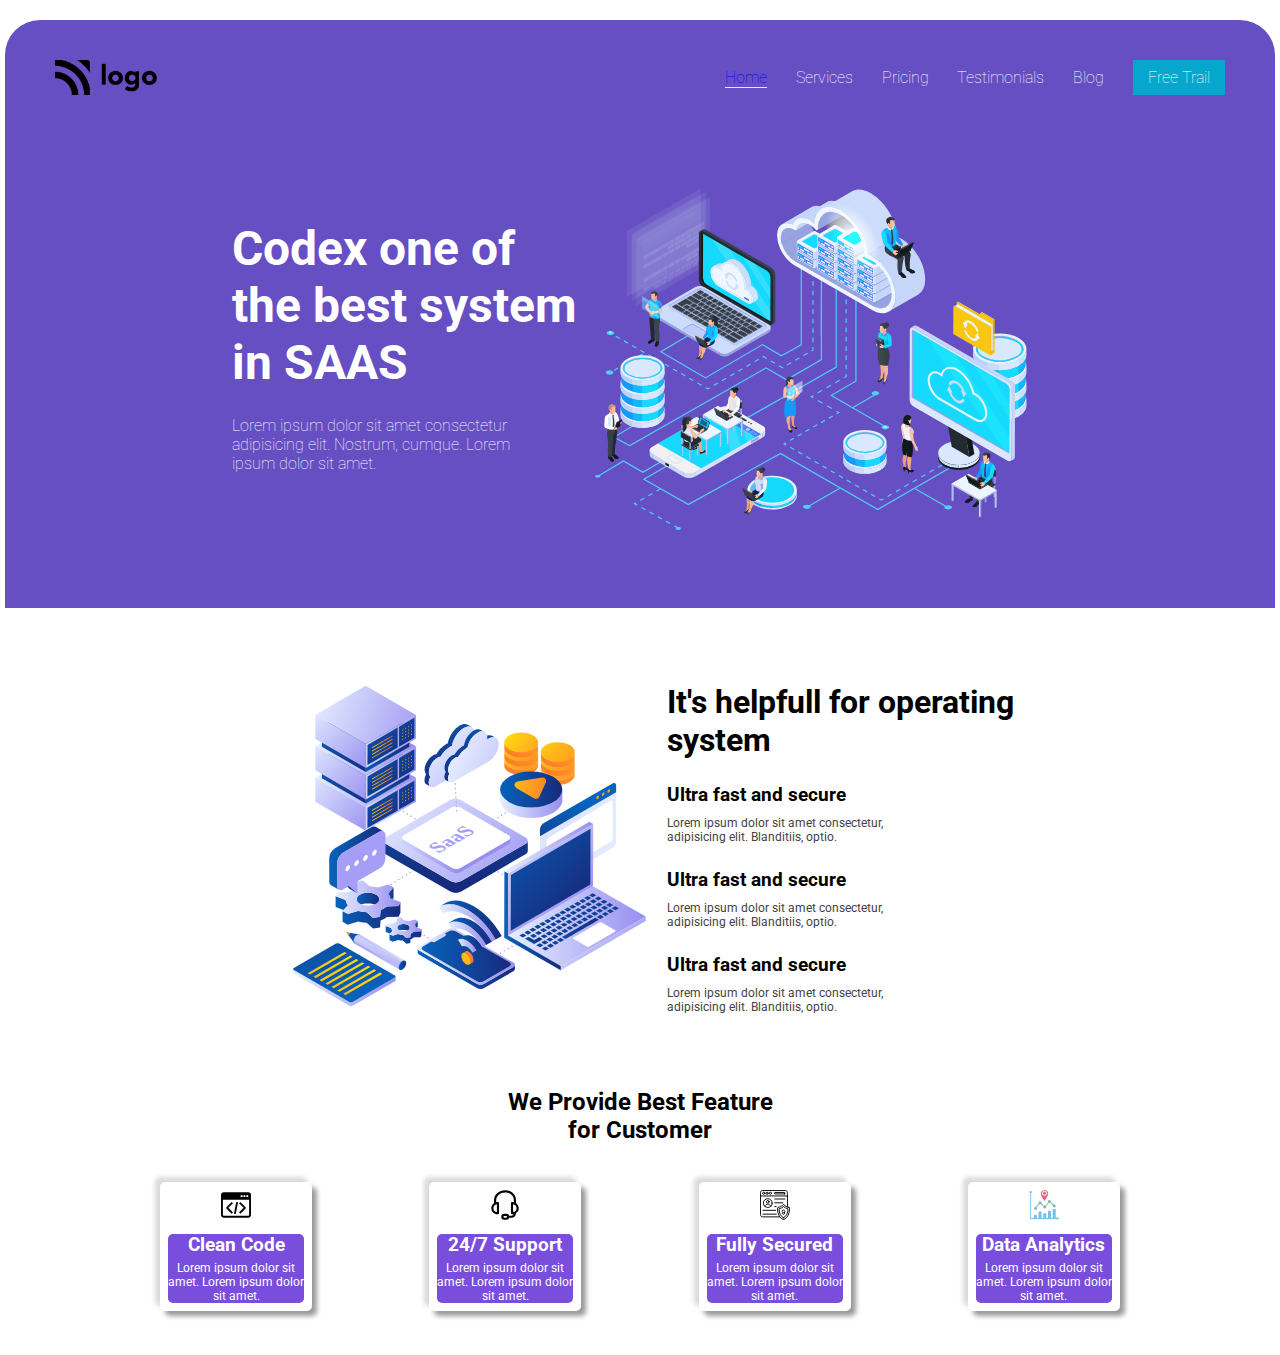
<file: Html and Css Assignments/live-class-project13-main/index.html>
<!DOCTYPE html>
<html lang="en">
  <head>
    <meta charset="UTF-8" />
    <meta http-equiv="X-UA-Compatible" content="IE=edge" />
    <meta name="viewport" content="width=device-width, initial-scale=1.0" />
    <link rel="stylesheet" href="index.css" />
    <link rel="stylesheet" href="https://cdnjs.cloudflare.com/ajax/libs/font-awesome/6.1.2/css/all.min.css" integrity="sha512-1sCRPdkRXhBV2PBLUdRb4tMg1w2YPf37qatUFeS7zlBy7jJI8Lf4VHwWfZZfpXtYSLy85pkm9GaYVYMfw5BC1A==" crossorigin="anonymous" referrerpolicy="no-referrer" />
    <title>live-class-project13</title>
  </head>
  <body>
    <header>
      <nav>
        <img src="./Assets/Logo.png" alt="logo" />
        <ul>
          <li>Home</li>
          <li>Services</li>
          <li>Pricing</li>
          <li>Testimonials</li>
          <li>Blog</li>
          <li>Free Trail</li>
        </ul>
        <div class="menu-container">
          <i class="fa-solid fa-bars fa-2x"></i>
        </div>
      </nav>
      <section class="nav-bottom">
        <div class="nav-bottom-left-container">
          <h1>Codex one of <br />the best system<br />in SAAS</h1>
          <p>
            Lorem ipsum dolor sit amet consectetur<br />
            adipisicing elit. Nostrum, cumque. Lorem <br />ipsum dolor sit amet.
          </p>
        </div>
        <img
          src="./Assets/30495 [Converted]-01.svg"
          alt="image"
          class="banner-right-img"
        />
      </section>
    </header>
    <main>
      <div class="content-left">
        <img src="./Assets/Saas illustration-01.svg" alt="img" />
      </div>
      <div class="content-right">
        <h1>
          It's helpfull for operating <br />
          system
        </h1>
        <h3>Ultra fast and secure</h3>
        <p>
          Lorem ipsum dolor sit amet consectetur,<br />
          adipisicing elit. Blanditiis, optio.
        </p>
        <h3>Ultra fast and secure</h3>
        <p>
          Lorem ipsum dolor sit amet consectetur,<br />
          adipisicing elit. Blanditiis, optio.
        </p>
        <h3>Ultra fast and secure</h3>
        <p>
          Lorem ipsum dolor sit amet consectetur,<br />
          adipisicing elit. Blanditiis, optio.
        </p>
      </div>
    </main>
    <footer>
      <h2>
        We Provide Best Feature<br />
        for Customer
      </h2>
      <div class="footer-card-container">
        <div class="footer-card">
          <img src="./Assets/web-developing.svg" alt="image" />
          <div class="footer-card-content">
            <h3>Clean Code</h3>
            <p>
              Lorem ipsum dolor sit <br />amet. Lorem ipsum dolor<br />
              sit amet.
            </p>
          </div>
        </div>

        <div class="footer-card">
          <img src="./Assets/support.svg" alt="image" />
          <div class="footer-card-content">
            <h3>24/7 Support</h3>
            <p>
              Lorem ipsum dolor sit <br />amet. Lorem ipsum dolor<br />
              sit amet.
            </p>
          </div>
        </div>

        <div class="footer-card">
          <img src="./Assets/secured-profile.svg" alt="image" />
          <div class="footer-card-content">
            <h3>Fully Secured</h3>
            <p>
              Lorem ipsum dolor sit <br />amet. Lorem ipsum dolor<br />
              sit amet.
            </p>
          </div>
        </div>

        <div class="footer-card">
          <img src="./Assets/data-analytics.svg" alt="image" />
          <div class="footer-card-content">
            <h3>Data Analytics</h3>
            <p>
              Lorem ipsum dolor sit <br />amet. Lorem ipsum dolor<br />
              sit amet.
            </p>
          </div>
        </div>
      </div>
    </footer>
  </body>
</html>
</file>
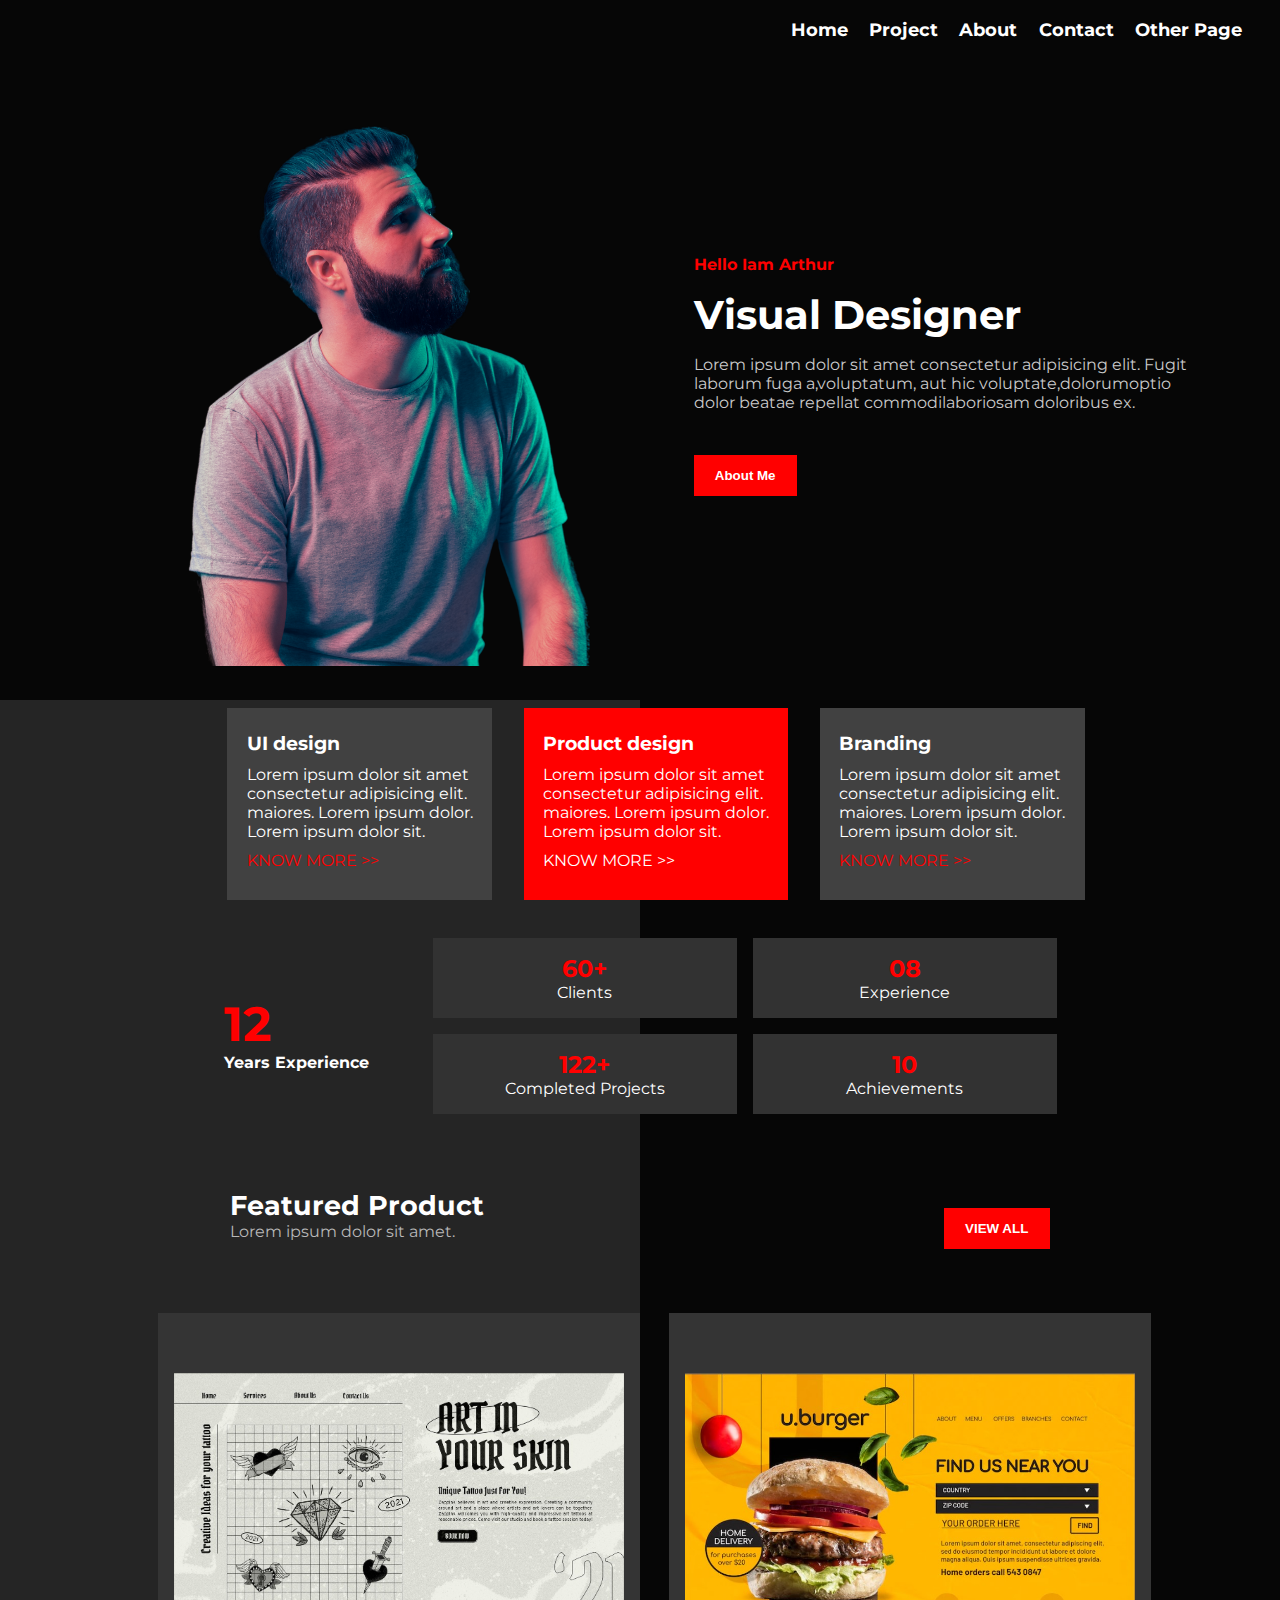
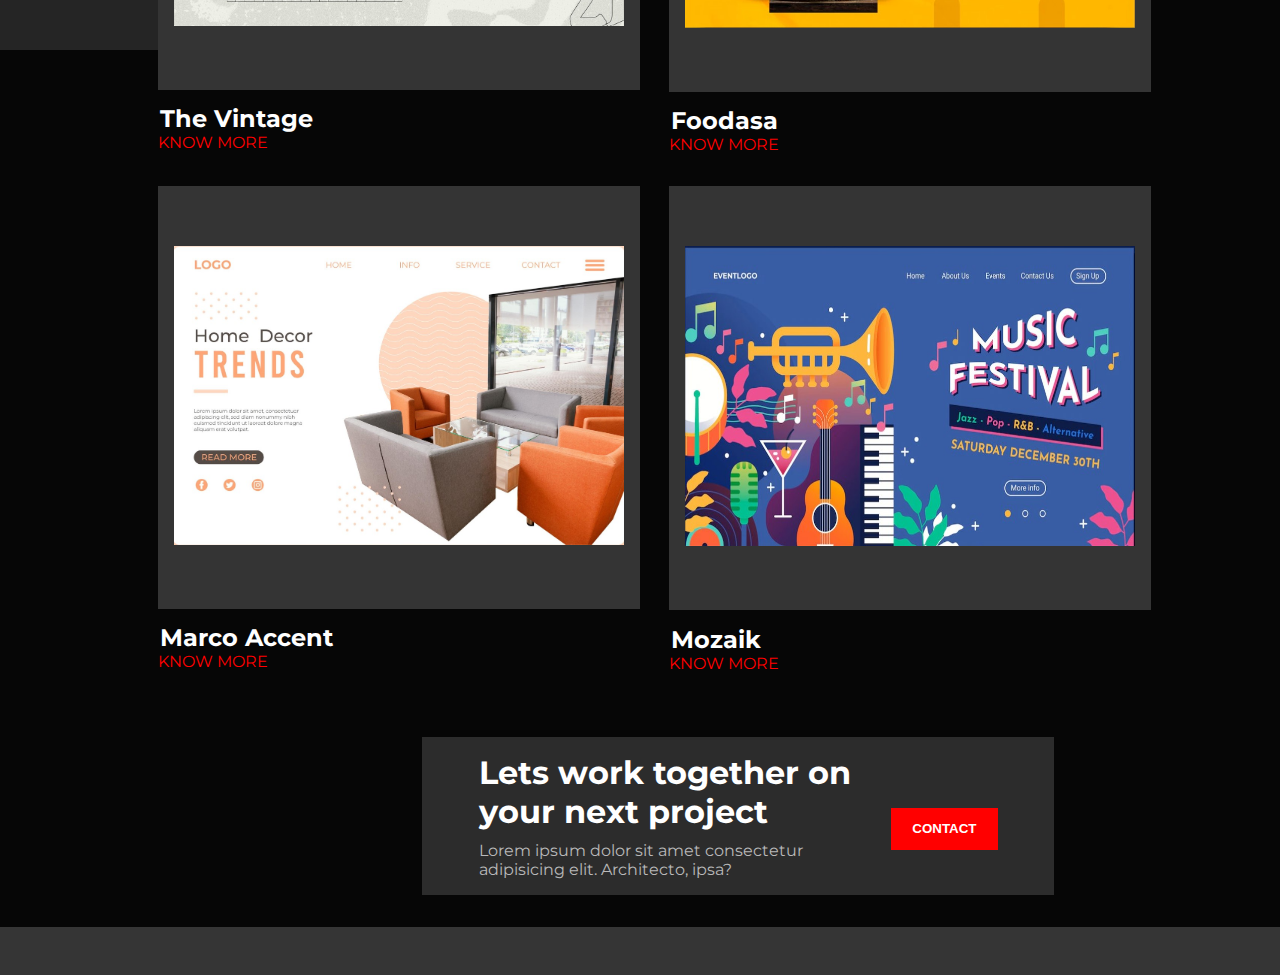
<file: Html and Css Assignments/live-class-project15-main/index.html>
<!DOCTYPE html>
<html lang="en">
  <head>
    <meta charset="UTF-8" />
    <meta http-equiv="X-UA-Compatible" content="IE=edge" />
    <meta name="viewport" content="width=device-width, initial-scale=1.0" />
    <link rel="stylesheet" href="index.css" />
    <link rel="stylesheet" href="https://cdnjs.cloudflare.com/ajax/libs/font-awesome/6.1.2/css/all.min.css" integrity="sha512-1sCRPdkRXhBV2PBLUdRb4tMg1w2YPf37qatUFeS7zlBy7jJI8Lf4VHwWfZZfpXtYSLy85pkm9GaYVYMfw5BC1A==" crossorigin="anonymous" referrerpolicy="no-referrer" />
    <title>live-class-project15</title>
  </head>
  <body>
    <nav>
      <i class="fab fa-pied-piper-pp fa-2x"></i>
      <ul>
        <li>Home</li>
        <li>Project</li>
        <li>About</li>
        <li>Contact</li>
        <li>Other Page</li>
      </ul>
      <div class="menu-container">
        <i class="fa-solid fa-bars fa-2x"></i>
      </div>
    </nav>
    <!-- hero -->
    <div class="hero">
      <div class="hero-left">
        <img src="./Assets/Untitled design (35).png" alt="image" />
      </div>
      <div class="hero-right">
        <p>Hello Iam Arthur</p>
        <h1>Visual Designer</h1>
        <p>
          Lorem ipsum dolor sit amet consectetur adipisicing elit. Fugit
          <br />laborum fuga a,voluptatum, aut hic voluptate,dolorumoptio<br />
          dolor beatae repellat commodilaboriosam doloribus ex.
        </p>
        <button>About me</button>
      </div>
    </div>
    <!-- cards -->
    <div class="cards-container">
      <div class="card">
        <i class="fab fa-uikit fa-2x"></i>
        <h3>UI design</h3>
        <p>
          Lorem ipsum dolor sit amet<br />
          consectetur adipisicing elit.<br />
          maiores. Lorem ipsum dolor. <br />
          Lorem ipsum dolor sit.
        </p>
        <p>KNOW MORE >></p>
      </div>
      <div class="card active">
        <i class="fas fa-check fa-2x"></i>
        <h3>Product design</h3>
        <p>
          Lorem ipsum dolor sit amet<br />
          consectetur adipisicing elit.<br />
          maiores. Lorem ipsum dolor.<br />
          Lorem ipsum dolor sit.
        </p>
        <p>KNOW MORE >></p>
      </div>
      <div class="card">
        <i class="far fa-copyright fa-2x"></i>
        <h3>Branding</h3>
        <p>
          Lorem ipsum dolor sit amet<br />
          consectetur adipisicing elit.<br />
          maiores. Lorem ipsum dolor.<br />
          Lorem ipsum dolor sit.
        </p>
        <p>KNOW MORE >></p>
      </div>
    </div>
    <!-- achievements -->
    <div class="achievements">
      <div class="experience">
        <h1>12</h1>
        <p>Years Experience</p>
      </div>
      <div class="grids">
        <div class="row1">
          <div class="grid">
            <h2>60+</h2>
            <p>Clients</p>
          </div>
          <div class="grid">
            <h2>08</h2>
            <p>Experience</p>
          </div>
        </div>
        <div class="row2">
          <div class="grid">
            <h2>122+</h2>
            <p>Completed Projects</p>
          </div>
          <div class="grid">
            <h2>10</h2>
            <p>Achievements</p>
          </div>
        </div>
      </div>
    </div>
    <div class="grey-container"></div>
    <!-- featured product -->
    <div class="featured-product-heading">
      <div>
        <h2>Featured Product</h2>
        <p>Lorem ipsum dolor sit amet.</p>
      </div>
      <button>VIEW ALL</button>
    </div>
    <div class="featured-product">
      <div class="featured-row1">
        <div class="featured-card-container">
          <div class="featured-card">
            <img src="./Assets/Screenshot 2022-06-25 131915.jpg" alt="img" />
          </div>
          <h2>The Vintage</h2>
          <p>KNOW MORE</p>
        </div>
        <div class="featured-card-container">
          <div class="featured-card">
            <img src="./Assets/Screenshot 2022-06-25 132031.jpg" alt="img" />
          </div>
          <h2>Foodasa</h2>
          <p>KNOW MORE</p>
        </div>
      </div>
      <div class="featured-row2">
        <div class="featured-card-container">
          <div class="featured-card">
            <img src="./Assets/Screenshot 2022-06-25 133016.jpg" alt="img" />
          </div>
          <h2>Marco Accent</h2>
          <p>KNOW MORE</p>
        </div>

        <div class="featured-card-container">
          <div class="featured-card">
            <img
              src="./Assets/Screenshot 2022-06-25 133426.jpg"
              alt="img"
              class="mozaik"
            />
          </div>
          <h2>Mozaik</h2>
          <p>KNOW MORE</p>
        </div>
      </div>
    </div>
    
    <!-- bottom-card -->
    <div class="bottom-card">
      <div class="footer-card">
        <div class="bottom-left">
          <h1>
            Lets work together on<br />
            your next project
          </h1>
          <p>
            Lorem ipsum dolor sit amet consectetur<br />
            adipisicing elit. Architecto, ipsa?
          </p>
        </div>
        <button>CONTACT</button>
      </div>
    </div>
    <div class="footer">
      <i class="fab fa-pied-piper-pp fa-2x"></i>
      <ul>
        <li><i class="fab fa-facebook-square fa-lg"></i></li>
        <li><i class="fab fa-twitter-square fa-lg"></i></li>
        <li><i class="fab fa-youtube-square fa-lg"></i></li>
      </ul>
    </div>
  </body>
</html>
</file>
<file: Html and Css Assignments/live-class-project-04-master/style.css>
@import url("https://fonts.googleapis.com/css2?family=Montserrat:wght@400;900&family=Orbitron:wght@700&family=Oswald:wght@700&family=Red+Rose:wght@700&family=Roboto:ital,wght@0,300;0,700;1,700&display=swap");

* {
  margin: 0px;
  padding: 0px;
  outline: 0px;
}
body {
  margin: 25px;
  list-style: none;
  text-decoration: none;
  font-family: "Montserrat";
}
/* navbar */
nav {
  position: relative;
}
nav ul {
  list-style: none;
  position: absolute;
  top: 50%;
  left: 50%;
  transform: translate(-50%, -50%);
}
nav ul li {
  display: inline-block;
  padding: 0px 15px;
  color: #808080;
}
.active {
  color: #000;
}
.button-group {
  position: absolute;
  right: 0px;
  top: 50%;
  transform: translate(-50%, -50%);
}
.nav-button {
  padding: 10px 15px;
  font-family: "Montserrat";
  color: #fff;
  border: 0px;
  border-radius: 4px;
  background-color: rgb(68, 68, 165);
}
.logo-img {
  margin-left: 105px;
}
/* banner */
.banner-container {
  position: relative;
}
.heading-text {
  color: rgb(15, 29, 73);
  font-size: 50px;
  position: absolute;
  top: 15%;
  left: 10%;
}
.heading-text span {
  color: rgb(54, 78, 172);
}
.description {
  position: absolute;
  top: 52%;
  color: #808080;
  text-align: center;
  left: 6%;
}

.left-container .nav-button {
  position: absolute;
  top: 65%;
  left: 16%;
  padding: 15px 25px;
  color: #fff;
  border-radius: 7px;
  font-weight: bold;
}
.right-img {
  margin-left: 40%;
  height: 600px;
}
</file>
<file: Html and Css Assignments/live-class-project-05-master/style.css>
* {
  margin: 0;
  padding: 0;
  outline: 0;
  list-style: none;
  text-decoration: none;
}
body {
  background-image: url("./assets/bg.png");
  background-repeat: no-repeat;
  background-position: center;
  background-size: cover;
  background-attachment: fixed;
}
/* navbar */
nav {
  background-color: #000;
  position: relative;
}
nav ul {
  position: absolute;
  top: 50%;
  left: 34%;
  transform: translate(-50%, -50%);
  border-left: 1px solid #fff;
}
nav ul li {
  display: inline-block;
  padding: 10px 15px;
  color: #fff;
  font-weight: bold;
}
.logo {
  margin: 10px 35px;
  height: 45px;
  padding: 5px 20px;
}
nav .button-small {
  position: absolute;
  right: 5%;
  top: 50%;
  transform: translate(-50%, -50%);
  background-color: rgb(174, 25, 208);
  color: #fff;
  padding: 10px 20px;
  border: 0px;
  font-weight: bold;
  border-radius: 3px;
}
/* content */
.hero {
  background-color: aqua;
  position: relative;
}
.hero-heading {
  color: #fff;
  font-size: 55px;
  font-weight: bold;
  position: absolute;
  top: 20%;
  left: 50%;
  transform: translate(-50%, 50%);
  letter-spacing: 2px;
}
.hero-description {
  position: absolute;
  top: 15%;
  left: 50%;
  transform: translate(-50%, -50%);
  margin-top: 250px;
  color: #fff;
  font-weight: bold;
  font-size: 21px;
  text-align: center;
}
.button-large {
  color: #fff;
  background-color: rgb(190, 41, 223);
  border: 0px;
  border-radius: 5px;
  padding: 10px 30px;
  font-weight: bold;
  font-size: 20px;
  letter-spacing: 2px;
  position: absolute;
  margin-top: 23%;
  left: 50%;
  transform: translate(-50%, -50%);
}
</file>
<file: Html and Css Assignments/live-class-project02-master/style.css>
@import url("https://fonts.googleapis.com/css2?family=Montserrat:wght@400;900&family=Orbitron:wght@700&family=Oswald:wght@700&family=Red+Rose:wght@700&family=Roboto:ital,wght@0,300;0,700;1,700&display=swap");
* {
  margin: 0;
  padding: 0;
  outline: 0;
  font-family: "Red Rose", cursive;
}
body {
  background-image: url("./assets/bg-img.png");
  background-position: top 40px;
  background-repeat: no-repeat;
  background-size: cover;
}
.container {
  margin: 25px;
}
/* ------------------------------ */
/* ---------- NAVBAR ------------ */
/* ------------------------------ */
nav {
  position: relative;
}
nav ul {
  float: none;
  position: absolute;
  top: 50%;
  left: 50%;
  transform: translate(-50%, -50%);
}

nav ul li {
  display: inline-block;
  padding: 0px 20px;
  font-size: 18px;
  color: #f4be2c;
}
.nav-button {
  position: absolute;
  right: 5%;
  top: 50%;
  transform: translate(-50%, -50%);
}
.button-small {
  padding: 10px 30px;
  letter-spacing: 2px;
  color: white;
  background-color: #e6425e;
  border: 0px;
}

/* ------------------------------ */
/* ---------- HERO ------------ */
/* ------------------------------ */
.hero {
  position: relative;
}
.hero-heading {
  margin-top: 8%;
  font-size: 80px;
  color: #f7cd2e;
  font-weight: bolder;
  position: absolute;
  top: 35%;
  left: 20%;
  right: 20%;
  text-align: center;
}
/*******************footer****************/
.footer-container {
  position: relative;
  background-color: aquamarine;
  margin-top: 34%;
}

.button-large {
  position: absolute;
  background-color: #e6425e;
  color: #fff;
  border: 0;
  top: 0px;
  left: 50%;
  transform: translate(-50%, -50%);
  padding: 15px 30px;
  font-size: 20px;
  font-weight: bold;
}
.bottom {
  position: absolute;
  right: 5%;
}
.footer-img {
  height: 140px;
  bottom: 0px;
}
</file>
<file: Html and Css Assignments/live-class-project07-master/css/index.css>
@import url("https://fonts.googleapis.com/css2?family=Montserrat:wght@400;900&family=Orbitron:wght@700&family=Oswald:wght@700&family=Red+Rose:wght@700&family=Roboto:ital,wght@0,300;0,700;1,700&display=swap");
html {
  font-size: 20px;
}
* {
  margin: 0px;
  padding: 0px;
  outline: 0px;
  list-style: none;
  text-decoration: none;
  font-family: "Roboto";
}
body {
  margin: 3%;
}
/* navbar */
nav {
  display: flex;
  justify-content: space-between;
}
nav .nav-items {
  display: flex;
  align-items: center;
  justify-content: center;
  margin-left: 10%;
  color: rgb(120, 120, 120);
}
nav .nav-items h5 {
  display: inline-block;
  padding: 0px 2em;
  font-size: 18px;
  cursor: pointer;
}
.active-item {
  color: rgb(245, 109, 19);
  font-weight: 700;
}
nav .fa-bars{
  display: none;
}
@media only screen and (max-width: 720px) {
  nav .nav-items{
    display: none;
  }
  nav .actions{
    display: none;
  }
  nav .fa-bars{
    display: block;
  }
}
/* left section */
.intro-section {
  display: flex;
}
.left-section {
  width: 50%;
}
.left-section h3 {
  margin-top: 1.5em;
  font-size: 2rem;
  font-weight: 400;
  color: #000;
}
.left-section h1 {
  font-family: "Montserrat";
  margin-top: 0.3em;
  font-size: 3rem;
}
.sub-headlines .sub-headline img {
  background-color: rgb(245, 109, 19);
  padding: 0.2rem;
  height: 0.8rem;
  margin-left: 4.5rem;
  border-radius: 14px;
}
.sub-headlines {
  margin: 1.5rem 2.5rem;
}
.sub-headlines .sub-headline {
  font-size: 1.2rem;
  font-weight: bold;
  margin: 1rem 1rem;
}
.text {
  color: rgb(135, 130, 130);
  font-size: 0.8rem;
  line-height: 25px;
}
.action-btn {
  color: #fff;
  background-color: rgb(245, 109, 19);
  border-radius: 26px;
  border: 0px;
  font-size: 18px;
  padding: 0.7em 1.4em;
  font-weight: 700;
}
.action-btns .action-btn {
  margin: 2.5em 1em;
}

/* right section */
.headphone-div {
  position: relative;
  left: 100px;
}
.headphone-div .headphone {
  position: absolute;
  height: 400px;
  top: 5%;
  z-index: -1;
  left: 35%;
}
.discount {
  position: relative;
  top: 250px;
  display: flex;
  height: 150px;
}
.discount-content {
  color: #fff;
  font-size: 1rem;
  position: absolute;
  top: 290px;
  left: 41px;
}
.dots {
  position: relative;
  top: 45%;
  left: 280px;
}
.dots .dot {
  display: inline-block;
  height: 20px;
  width: 20px;
  border-radius: 10px;
  margin-left: 0.9rem;
}
.yellow-dot {
  background-color: yellow;
}
.tomato-dot {
  background-color: tomato;
}
.black-dot {
  background-color: #000;
}
.right-section button {
  position: relative;
  top: 50%;
  left: 290px;
}

@media only screen and (max-width: 720px){
  .intro-section{
    flex-direction: column;
  }
  .left-section{
    text-align: center;
    margin: 0 auto;
    margin-top: 25rem;
  }
  .right-section{
    position: absolute;
  }
  .dots{
    position: relative;
    top: 260px;
  }
  .right-section button {
    position: relative;
    top: 260px;
    margin: 0 auto;
  }
  .sub-headlines .sub-headline img {
    margin: 0 auto;
    
  }
}
</file>
<file: Html and Css Assignments/live-class-project08-master/css/index.css>
* {
  margin: 0px;
  padding: 0px;
  outline: 0px;
  list-style: none;
  text-decoration: none;
}
body {
  margin: 3% 8%;
}
nav {
  display: flex;
  justify-content: space-between;
}
nav .nav-items {
  display: flex;
}
nav .nav-items .nav-item {
  font-size: 15px;
  padding: 0px 2em;
  display: flex;
  align-items: center;
  justify-content: center;
  color: rgb(55, 3, 189);
}
nav .signin-btn {
  background: #12c2e9;
  background: -webkit-linear-gradient(to right, #f64f59, #c471ed);
  background: linear-gradient(to right, #f64f59, #c471ed);
  color: #fff;
  padding: 0px 12px;
  height: 2em;
  border-radius: 12px;
  border: 0px;
  margin-top: 10px;
}

/* content */
.intro-section {
  display: flex;
  justify-content: space-between;
}

/* left section */
.left-section {
  width: 60vh;
}
.left-section h1 {
  font-size: 47px;
  color: rgb(55, 3, 189);
  font-weight: 700;
  font-family: "Roboto";
  margin: 1em 1.3em;
  padding-top: 2em;
  letter-spacing: 6px;
  word-spacing: 5px;
}
.left-section h4 {
  color: rgb(96, 93, 93);
  margin: 0em 3.4em;
  line-height: 1.8em;
  padding-left: 0.5em;
}
.left-section .learn-more-btn {
  font-size: 17px;
  background: #12c2e9;
  background: -webkit-linear-gradient(to right, #f64f59, #c471ed);
  background: linear-gradient(to right, #f64f59, #c471ed);
  color: #fff;
  padding: 1em 2em;
  border-radius: 2em;
  border: 0px;
  margin-top: 2em;
  margin-left: 3em;
}

/* right section */
.imgs-div {
  width: 60%;
  right: 10%;
}
.imgs-div .main-img {
  height: 550px;
  width: 80%;
}
.vector-dot {
  position: relative;
  bottom: 90px;
  right: 50px;
}
nav .fa-bars {
  display: none;
}

/* media queries */
@media only screen and (max-width: 720px) {
  nav .nav-items,
  nav button {
    display: none;
  }
  nav .fa-bars {
    display: block;
  }
  .intro-section {
    flex-direction: column;
  }
  .imgs-div {
    margin: 0 auto;
    width: 80%;
    margin-top: 30px;
  }
}
</file>
<file: Html and Css Assignments/live-class-project09-master/style.css>
/* POPPINS FONT FAMILY */
@import url("https://fonts.googleapis.com/css2?family=Poppins&display=swap");
@import url("https://fonts.googleapis.com/css2?family=Righteous&display=swap");

* {
  font-family: "Poppins", sans-serif;
  margin: 0px;
  padding: 0px;
  outline: 0px;
}
a,
li {
  list-style: none;
  text-decoration: none;
}
/* navbar */
nav {
  margin-left: 3%;
  padding-top: 3%;
  margin-right: 3%;
  display: flex;
  justify-content: flex-end;
  align-items: center;
}
nav a {
  padding: 0.3rem 1.5rem;
  color: #fff;
  font-weight: bold;
}
.active {
  background-color: #fff;
  color: blueviolet;
  border-radius: 0.3rem;
}
.logo-img {
  margin-left: 3%;
}
.nav-item-img {
  width: 20px;
  margin: 0px 1rem;
  height: 18px;
}
header {
  background-color: blue;
}
.header-content {
  margin: 3%;
  display: flex;
}
.header-img-container {
  position: absolute;
  right: 0px;
  top: 150px;
}
.header-text {
  position: relative;
  top: 60px;
}

.header-text p {
  margin-bottom: 200px;
  color: #fff;
}
.header-text h2 {
  color: #fff;
  font-size: 2rem;
  letter-spacing: 2px;
  margin-bottom: 20px;
}
/* companies */
.companies {
  display: flex;
  width: 60%;
  justify-content: space-evenly;
}
.companies a {
  color: black;
  font-weight: bold;
}
/* api section */
.api {
  margin: 3%;
}
.api > h1 {
  font-weight: bold;
  size: 1.5rem;
  letter-spacing: 2px;
}
.cards {
  display: flex;
  justify-content: space-between;
  margin-top: 3%;
}
.card {
  padding: 20px;
}
.card-active {
  background-color: #fff;
  border-radius: 8px;
  box-shadow: 6px 6px rgb(231, 231, 231);
}
.card-active h3 {
  color: blueviolet;
}
/* blog section */
.blog-heading {
  display: flex;
  margin: 1rem 3%;
  justify-content: space-between;
}
.blog-heading h1 {
  font-size: 2rem;
}
.blog-heading h4 {
  color: blueviolet;
  display: flex;
  align-items: center;
}
.blog-cards {
  display: flex;
  margin: 0px 3%;
  margin-top: 0.5rem;
  justify-content: space-between;
}
.blog-card {
  height: 290px;
  display: flex;
}
.card-content {
  padding: 1.5rem;
  background-color: #fff;
  box-shadow: 5px 5px 10px #818181;
  width: 250px;
  border-radius: 10px;
}
.blog-content h6 {
  color: blueviolet;
  margin: 0.5rem 0px;
}
.bottom-container {
  display: flex;
  margin-top: 50px;
}
.blog-author {
  font-weight: bold;
  margin-left: 8px;
  font-size: 12px;
  margin-top: 6px;
}
/* FAQ SECTION */
.faq-section {
  display: flex;
  margin: 3%;
  justify-content: space-between;
  background-color: rgb(221, 220, 241);
}
.faq-content {
  padding: 2%;
}
.faq-section h2 {
  font-size: 2.5rem;
}
.description {
  font-size: 0.8rem;
  font-weight: lighter;
  margin-bottom: 1.5rem;
}
.faq-section button {
  color: #fff;
  border-radius: 4px;
  border: 0px;
  background-color: blue;
  padding: 0.5rem 1.2rem;
  font-weight: bold;
  margin-top: 1.5rem;
}
/* download-section */
.download-section {
  margin: 3%;
  display: flex;
  justify-content: space-between;
  padding: 3%;
}
.download-content span {
  font-weight: lighter;
}
.download-content h1 {
  font-size: 3rem;
}
.download-email form {
  margin-top: 20px;
}
.download-email form input {
  height: 2.5rem;
  border-radius: 2rem;
  border: 0px;
  background-color: rgb(219, 219, 232);
  padding-left: 1rem;
  font-weight: bold;
}
.download-email form button {
  color: #fff;
  border: 0px;
  background-color: blue;
  border-radius: 25px;
  padding: 0.8rem 1.5rem;
  font-weight: bold;
}
/* footer */
.footer-section {
  background-color: blue;
  height: 250px;
  display: flex;
  justify-content: space-between;
  align-items: center;
}
.footer-left {
  margin: 2%;
}
.footer-left ul {
  display: flex;
}
.footer-left ul li {
  padding: 0px 1.2rem;
  margin-top: 1rem;
  color: #fff;
  border-left: 1px solid #fff;
}
.footer-logos {
  padding: 0px 1rem;
}
.logos-list {
  display: flex;
  color: #fff;
}
.logos-list li {
  margin-top: 1rem;
  padding: 0px 1.2rem;
  border-right: 1px solid #fff;
  font-size: 0.8rem;
}
nav i {
  display: none;
  color: blue;
}

/* media queries */
@media only screen and (max-width: 720px) {
  .nav-item,
  .nav-item-img {
    display: none;
  }
  nav .fa-bars {
    display: block;
    float: right;
    color: #fff;
  }
  .header-content {
    flex-direction: column;
  }
  .header-text {
    position: static;
  }
  .header-img-container {
    position: static;
  }
  .header-image {
    width: 410px;
  }
  .header-text p {
    margin-bottom: 25px;
  }
  .companies {
    width: 100%;
  }
  .cards {
    flex-direction: column;
    margin: 0 auto;
  }
  .card {
    text-align: center;
  }
  .blog-cards {
    flex-direction: column;
  }
  .blog-card {
    margin-top: 25px;
    padding-bottom: 20px;
    height: 310px;
  }
  .card-content .bottom-container {
    display: none;
  }
  .faq-section {
    flex-direction: column;
    text-align: center;
  }
  .faq-section .faq-image .rect-image {
    width: 400px;
  }
  .download-section {
    flex-direction: column;
  }
  .footer-section {
    flex-direction: column;
    padding: 5px;
  }
}
</file>
<file: Html and Css Assignments/live-class-project10-master/index.css>
@import url("https://fonts.googleapis.com/css2?family=Open+Sans:wght@400;600&display=swap");

* {
  margin: 0px;
  padding: 0px;
}
li,
a {
  list-style: none;
  text-decoration: none;
}
body {
  background-image: url("./assets/Untitled\ design\ \(1\).png");
  background-size: cover;
  background-repeat: no-repeat;
  font-family: "Open Sans";
}
nav {
  display: flex;
  justify-content: space-between;
  margin: 2%;
}
nav h1 {
  color: #fff;
  font-size: 2.5rem;
}
nav ul li .fas {
  height: 25px;
  color: #fff;
  margin-right: 6px;
}
nav ul {
  display: flex;
  align-items: center;
  justify-content: center;
}
nav ul li {
  color: #fff;
  font-size: 1.2rem;
  padding: 0px 1rem;
  font-weight: bold;
}
/* content */
.body {
  margin: 3%;
}
.bold-text {
  margin-top: 150px;
  color: #fff;
  font-size: 3.5rem;
}
.learn-more {
  border: 3px solid #fff;
  background-color: transparent;
  padding: 0.5rem 1.2rem;
  border-radius: 2rem;
  color: #fff;
  font-size: 1.3rem;
  margin-top: 3%;
}
.card {
  background-color: rgba(245, 242, 242, 0.3);
  padding: 15px;
  width: 250px;
}
.card .text {
  color: #fff;
  font-weight: 600;
  margin: 10px 5px;
}
.card .icon {
  margin: 10px 5px;
  color: rgb(8, 96, 229);
}
.card .fas {
  height: 30px;
}
.card1 {
  margin-left: 50%;
}
.card2 {
  position: absolute;
  left: 63%;
  top: 25%;
}
nav .menu-container {
  display: none;
}
/* media queries */
@media only screen and (max-width: 720px) {
  nav ul {
    display: none;
  }
  nav .menu-container {
    color: white;
    margin-left: 5px;
    display: block;
  }
  .body {
    text-align: center;
  }
  .card1 {
    margin: 0 auto;
    margin-top: 30px;
  }
  .card2 {
    position: static;
    margin: 0 auto;
    margin-top: 25px;
  }
}
</file>
<file: Html and Css Assignments/live-class-project11-main/index.css>
@import url("https://fonts.googleapis.com/css2?family=Montserrat:wght@400;700&family=Open+Sans:wght@400;600&family=Roboto:wght@400;700&display=swap");
* {
  font-family: "Roboto";
  margin: 0px;
  padding: 0px;
  outline: 0px;
}

li,
a {
  text-decoration: none;
  list-style: none;
}
/* Navbar */
nav {
  display: flex;
  justify-content: space-between;
  margin: 1% 3%;
}
nav ul {
  display: flex;
  align-items: center;
  justify-content: space-between;
}
nav ul li {
  margin-left: 1.5rem;
  color: #808080;
  font-weight: 400;
}
.logo {
  height: 40px;
  display: flex;
  align-items: center;
}
nav ul li:last-child,
.border-button {
  background-color: #808080;
  padding: 0.6rem 1.1rem;
  background: -webkit-linear-gradient(50deg, rgb(0, 174, 255), rgb(4, 83, 168));
  -webkit-background-clip: text;
  -webkit-text-fill-color: transparent;
  font-size: 1rem;
  border: 2px solid rgb(77, 151, 255);
  border-radius: 5px;
}
nav ul li:nth-child(1) {
  color: black;
}

/* header section */
.header,
.quality {
  display: flex;
  justify-content: space-between;
  align-items: center;
  margin: 2% 5%;
}
.left-header h1,
.quality-right h1 {
  font-size: 3rem;
  line-height: 4rem;
  color: rgb(52, 52, 52);
}
.left-header p,
.quality-right p {
  margin-top: 2rem;
  color: #808080;
  line-height: 35px;
}
button {
  margin-top: 30px;
  background: linear-gradient(#37b2ff, #2163f1);
  color: #fff;
  border: 0;
  padding: 0.8rem 1.1rem;
  font-weight: bold;
  font-size: 1rem;
  border-radius: 10px;
}

.text-section {
  display: flex;
  justify-content: space-between;
  align-items: center;
  margin: 2% 5%;
}
.text-section h1 {
  font-size: 2.1rem;
  line-height: 4rem;
  color: rgb(0, 18, 57);
}
.text-section p {
  margin-top: 2rem;
  color: #808080;
  line-height: 35px;
}
/* card section */
.card-container {
  display: flex;
  justify-content: space-around;
  margin: 2% 5%;
  margin-top: 75px;
}
.card h3 {
  color: rgb(0, 18, 57);
  font-size: 1.2rem;
  margin-top: 10px;
}
.card p {
  margin-top: 20px;
  line-height: 25px;
  color: #808080;
}
.blue-card {
  background: linear-gradient(#37b2ff, #2163f1);
  padding-bottom: 30px;
}
.blue-card-item-container {
  display: flex;
  justify-content: center;
  align-items: center;
}
.blue-card > h1 {
  font-family: "Montserrat";
  text-align: center;
  color: #fff;
  margin-top: 35px;
  font-size: 2.3rem;
}

.blue-card-item {
  background-color: #fff;
  border-radius: 8px;
  padding: 15px 12px;
  padding-right: 40px;
  margin-top: 35px;
  margin-left: 15px;
}
.card-header {
  padding-bottom: 25px;
  padding-top: 15px;
}
.card-header h2 {
  color: rgb(0, 18, 57);
  font-family: "Montserrat";
  letter-spacing: 2px;
}
.card-header p {
  color: #808080;
  margin-top: 20px;
}

.card-content i {
  color: #00ff66;
  margin-right: 10px;
}
.card-content {
  display: flex;
  margin-top: 20px;
  letter-spacing: 2px;
}
.card-footer {
  margin-top: 30px;
  text-align: center;
}
.card-footer h1 span {
  color: #808080;
}
.card-footer p {
  color: #808080;
  margin-top: 10px;
  margin-bottom: 15px;
}
/* testimonials */
.testimonials {
  margin: 2% 5%;
}
.testimonials .title {
  text-align: center;
  margin-top: 40px;
  margin-bottom: 25px;
}
.title h1 {
  color: rgb(0, 18, 57);
  font-size: 2.3rem;
}
.title p {
  color: #808080;
  margin-top: 20px;
}
.card-bottom p {
  color: rgb(60, 59, 59);
}
.card-bottom {
  background-color: #fff;
  box-shadow: 5px 5px 5px rgb(225, 225, 225);
  border-radius: 4px;
  width: 380px;
  padding: 1rem;
  margin-left: 15px;
  margin-top: 15px;
}
.card-content-bottom {
  display: flex;
  margin-top: 20px;
}
.circle {
  background-color: #d0d0d0;
  height: 55px;
  width: 55px;
  border-radius: 50%;
  margin-right: 10px;
}
.name-container h6 {
  color: rgb(140, 137, 137);
  margin-top: 10px;
}
.name-container h4 {
  color: #575454;
}
.name-container {
  display: flex;
  flex-direction: column;
  justify-content: center;
}
.card-container-bottom {
  display: flex;
  justify-content: center;
}
/* banner */
.banner-small {
  display: flex;
  justify-content: space-between;
  background: linear-gradient(#37b2ff, #2163f1);
}
.banner-left {
  margin-top: 20px;
  margin-left: 75px;
}
.banner-heading {
  letter-spacing: 2px;
  color: #fff;
  font-size: 2rem;
}
.banner-text {
  color: #fff;
  margin-top: 15px;
  margin-bottom: 30px;
}
.banner-right {
  display: flex;
  align-items: center;
  margin-right: 75px;
}
.banner-right .banner-button {
  background-color: #808080;
  padding: 0.6rem 1.1rem;
  font-size: 1rem;
  border: 2px solid #fff;
  border-radius: 5px;
}
/* footer */
footer {
  padding: 25px;
  display: flex;
  display: flex;
  justify-content: space-around;
}
footer img {
  height: 35px;
}
footer p {
  color: #808080;
  margin-top: 15px;
}
.menu ul li,
.link ul li,
.overview ul li {
  color: #808080;
  line-height: 35px;
}
footer ul li:first-child {
  color: #092767;
  font-weight: bold;
  font-family: "Montserrat";
  font-size: 1.7rem;
  margin-bottom: 10px;
}
.menu-container{
  display: none;
}
/* media query */
@media only screen and (max-width:720px){
  nav .menu-container{
    display: block;
  }
  nav ul{
    display: none;
  }
  .header{
    flex-direction: column;
    text-align: center;
  }
  .header .right-header-image{
    width: 400px;
  }
  .quality{
    flex-direction: column;
    text-align: center;
  }
  .quality-img , .testing-img{
    width:400px
  }
  .text-section {
    flex-direction: column;
    text-align: center;
  }
  .card-container{
    flex-direction: column;
    text-align: center;
  }
  .card-container .card {
    margin-top: 20px;
  }
  .blue-card-item-container{
    flex-direction: column;
  }
  .banner-small{
    flex-direction: column;
    text-align: center;
  }
  .banner-right{
    margin-right: 0px;
  }
  .banner-right .banner-button{
    margin: 0 auto;
    margin-bottom: 25px;
  }
  .banner-left{
    margin-left: 0px;
  }
  footer{
    flex-direction: column;
    text-align: center;
  }
}
</file>
<file: Html and Css Assignments/live-class-project13-main/index.css>
@import url("https://fonts.googleapis.com/css2?family=Montserrat:wght@400;700&family=Open+Sans:wght@400;600&family=Roboto:wght@700&display=swap");
* {
  margin: 0px;
  padding: 0px;
  outline: 0px;
}
body {
  font-family: "Roboto";
  padding: 5px;
}
li,
a {
  text-decoration: none;
  list-style: none;
}
header {
  margin-top: 15px;
  border-top-right-radius: 35px;
  border-top-left-radius: 35px;
  background-color: rgb(102, 79, 194);
  padding: 25px;
}
/* navbar */
nav {
  display: flex;
  justify-content: space-between;
  align-items: center;
}
nav ul {
  display: flex;
  align-items: center;
  margin: 15px 25px;
}
nav img {
  height: 35px;
  margin: 15px 25px;
}
nav ul li {
  font-weight: lighter;
  margin-left: 1.8rem;
  color: #fff;
  font-size: 1rem;
}
nav ul li:last-child {
  background-color: rgb(5, 168, 204);
  padding: 8px 15px;
}
nav ul li:first-child {
  color: blue;
  border-bottom: 1px solid rgb(243, 238, 174);
}
.nav-bottom {
  display: flex;
  margin: 3%;
  justify-content: center;
  align-items: center;
}
.nav-bottom-left-container h1 {
  color: #fff;
  font-size: 3rem;
}
.nav-bottom-left-container p {
  margin-top: 25px;
  color: #fff;
  font-weight: lighter;
}
.banner-right-img {
  height: 400px;
}
/* content */
main {
  display: flex;
  justify-content: center;
  align-items: center;
  margin: 3%;
}
.content-left img {
  height: 400px;
}
.content-right h1 {
  margin-bottom: 15px;
}
.content-right h3 {
  margin-top: 25px;
}
.content-right p {
  font-size: 12px;
  color: rgb(67, 67, 67);
  margin-top: 10px;
}
/* footer */
footer > h2 {
  text-align: center;
}
.footer-card-container {
  display: flex;
  justify-content: space-evenly;
  margin: 3%;
}
.footer-card {
  background-color: #fff;
  padding: 8px;
  box-shadow: 5px 5px 5px #9a9a9a, -5px -5px 5px #d9d9d9;
  border-radius: 5px;
}
.footer-card-content {
  color: #fff;
  background-color: rgb(121, 78, 221);
  border-radius: 5px;
  text-align: center;
}
.footer-card > img {
  height: 30px;
  position: relative;
  left: 50%;
  transform: translate(-50%, 0%);
  margin-bottom: 10px;
}
.footer-card-content p {
  font-size: 12px;
  margin-top: 5px;
}
.menu-container {
  display: none;
}

/* media queries */
@media only screen and (max-width: 720px) {
  nav ul {
    display: none;
  }
  .menu-container {
    display: block;
  }
  .nav-bottom,
  main {
    flex-direction: column;
    text-align: center;
  }
  footer h2 {
    margin-top: 25px;
  }
  .footer-card-container {
    flex-direction: column;
  }
  .footer-card {
    margin-top: 25px;
  }
}
</file>
<file: Html and Css Assignments/live-class-project15-main/index.css>
@import url("https://fonts.googleapis.com/css2?family=Montserrat:wght@400;700&family=Open+Sans:wght@400;600&family=Roboto:wght@700&family=Tourney:wght@300;900&display=swap");
i {
  color: red;
}
* {
  margin: 0px;
  padding: 0px;
  outline: 0px;
}
li,
a {
  text-decoration: none;
  list-style: none;
}
body {
  background: rgb(6, 6, 6);
  font-family: "Montserrat";
}
nav {
  margin-left: 3%;
  margin-right: 3%;
  margin-top: 1.5%;
  display: flex;
  align-items: center;
  justify-content: space-between;
}
nav ul {
  display: flex;
  justify-content: space-between;
}
nav ul li {
  margin-left: 1.2em;
  color: #fff;
  font-size: 1.1rem;
  font-weight: bold;
}
nav img {
  height: 35px;
}
/* hero section */
.hero {
  margin: 2% 5%;
  display: flex;
  align-items: center;
  justify-content: center;
}
.hero-left img {
  height: 600px;
}
.hero-right p {
  color: rgb(202, 202, 202);
  margin: 1em 0px;
}
.hero-right p:first-child {
  color: red;
  font-weight: bold;
}
.hero-right h1 {
  color: #fff;
  font-size: 2.5rem;
}
button {
  color: #fff;
  background-color: red;
  border: 0px;
  padding: 1em 1.6em;
  margin-top: 2em;
  text-transform: capitalize;
  font-weight: bold;
}
.cards-container {
  margin: 3%;
  display: flex;
  align-items: center;
  justify-content: center;
}
.card {
  padding: 1.2rem;
  background-color: rgb(65, 65, 65);
  margin-left: 2em;
}
.card h3 {
  font-weight: bold;
  color: #fff;
  margin-top: 5px;
}
.card p {
  color: #fff;
  margin: 10px 0px;
  font-size: 1rem;
}
.card p:last-child {
  color: red;
}
.card i {
  color: red;
}
.active {
  background-color: red;
  color: #fff;
}
.active p:last-child,
.active i {
  color: #fff;
}
/* achievements */
.achievements {
  display: flex;
  justify-content: center;
  align-items: center;
}
.experience {
  color: red;
}
.experience h1 {
  font-size: 3em;
  font-weight: bold;
}
.experience p {
  color: #fff;
  font-weight: bold;
}
.grids {
  margin-left: 3em;
  color: red;
}
.row1 {
  display: flex;
}
.row2 {
  display: flex;
}
.grid {
  background-color: rgb(50, 50, 50);
  padding: 1em 4em;
  margin-left: 1em;
  width: 11em;
  margin-bottom: 1em;
  text-align: center;
}
.grid p {
  color: #fff;
}
/* gray container */
.grey-container {
  width: 50%;
  background-color: rgb(37, 37, 37);
  height: 950px;
  position: absolute;
  top: 700px;
  z-index: -1;
}
.featured-product-heading {
  display: flex;
  align-items: center;
  justify-content: space-between;
  margin: 4% 18%;
}
.featured-product-heading h2 {
  color: #fff;
  font-weight: bold;
  font-size: 1.7rem;
}
.featured-product-heading p {
  color: rgb(184, 184, 184);
  font-size: 1rem;
}
.featured-row1 {
  display: flex;
  justify-content: center;
}
.featured-product {
  margin: 5%;
}
.featured-card {
  padding: 60px 16px;
  background-color: rgb(52, 52, 52);
  margin-left: 1.8em;
  width: 450px;
}
.featured-card img {
  width: 100%;
}
.featured-row2 {
  display: flex;
  margin-top: 2em;
  justify-content: center;
}
.featured-card-container h2 {
  margin-top: 0.6em;
  color: #fff;
  margin-left: 1.3em;
}
.featured-card-container p {
  color: red;
  margin-left: 1.8em;
}
.mozaik {
  height: 300px;
}
/* bottom-card */
.bottom-card {
  width: 600px;
  position: relative;
  left: 33%;
  background-color: rgb(44, 44, 44);
  padding: 1em;
}
.footer-card {
  display: flex;
  justify-content: center;
  align-items: center;
}
.bottom-card h1 {
  font-size: 2rem;
  font-weight: bold;
  color: #fff;
}
.bottom-card p {
  color: rgb(185, 185, 185);
  margin-top: 10px;
}
.bottom-card button {
  margin-left: 3em;
}
/* footer */
.footer {
  margin-top: 2em;
  background-color: rgb(53, 53, 53);
  display: flex;
  align-items: center;
  justify-content: space-around;
  padding: 1.5em;
}
.footer ul {
  display: flex;
  justify-content: space-around;
  align-items: center;
  width: 50%;
}
.menu-container{
  display: none;
}

/* media queries */
@media only screen and (max-width:720px){
  .menu-container{
    display: block;
  }
  nav ul{
    display: none;
  }
  .hero{
    flex-direction: column;
    text-align: center;
  }
  .cards-container{
    flex-direction: column;
  }
  .card{
    margin-top: 20px;
  }
  .row1{
    flex-direction: column;
    
  }
  .row2{
    flex-direction: column;
  }
  .achievements{
    flex-direction: column;
    margin-bottom: 20px;
  }
  .grids{
    margin-left: 0px;
  }
  .experience{
    margin: 15px 0px;
  }
  .featured-product-heading{
    margin: 0px 20px;
  } 
  .featured-row1{
    flex-direction: column;
    margin-top: 20px;
    text-align: center;
  }
  .featured-row2{
    flex-direction: column;
    margin-top: 20px;
    text-align: center;
  }
  .featured-product{
    margin: 0px;
  }
  .featured-card{
    margin-top: 20px;
  }
  .featured-card img{
    width: 80%;
    margin: 0 auto;
  }
  .featured-card{
    padding: 15px 0px;
    margin-left: 0px;
  }
  .footer-card{
    flex-direction: column;
  }
  .bottom-card{
    position: static;
    width: 90vw;
    margin: 0 auto;
    margin-top: 20px;
  } 
}
</file>
